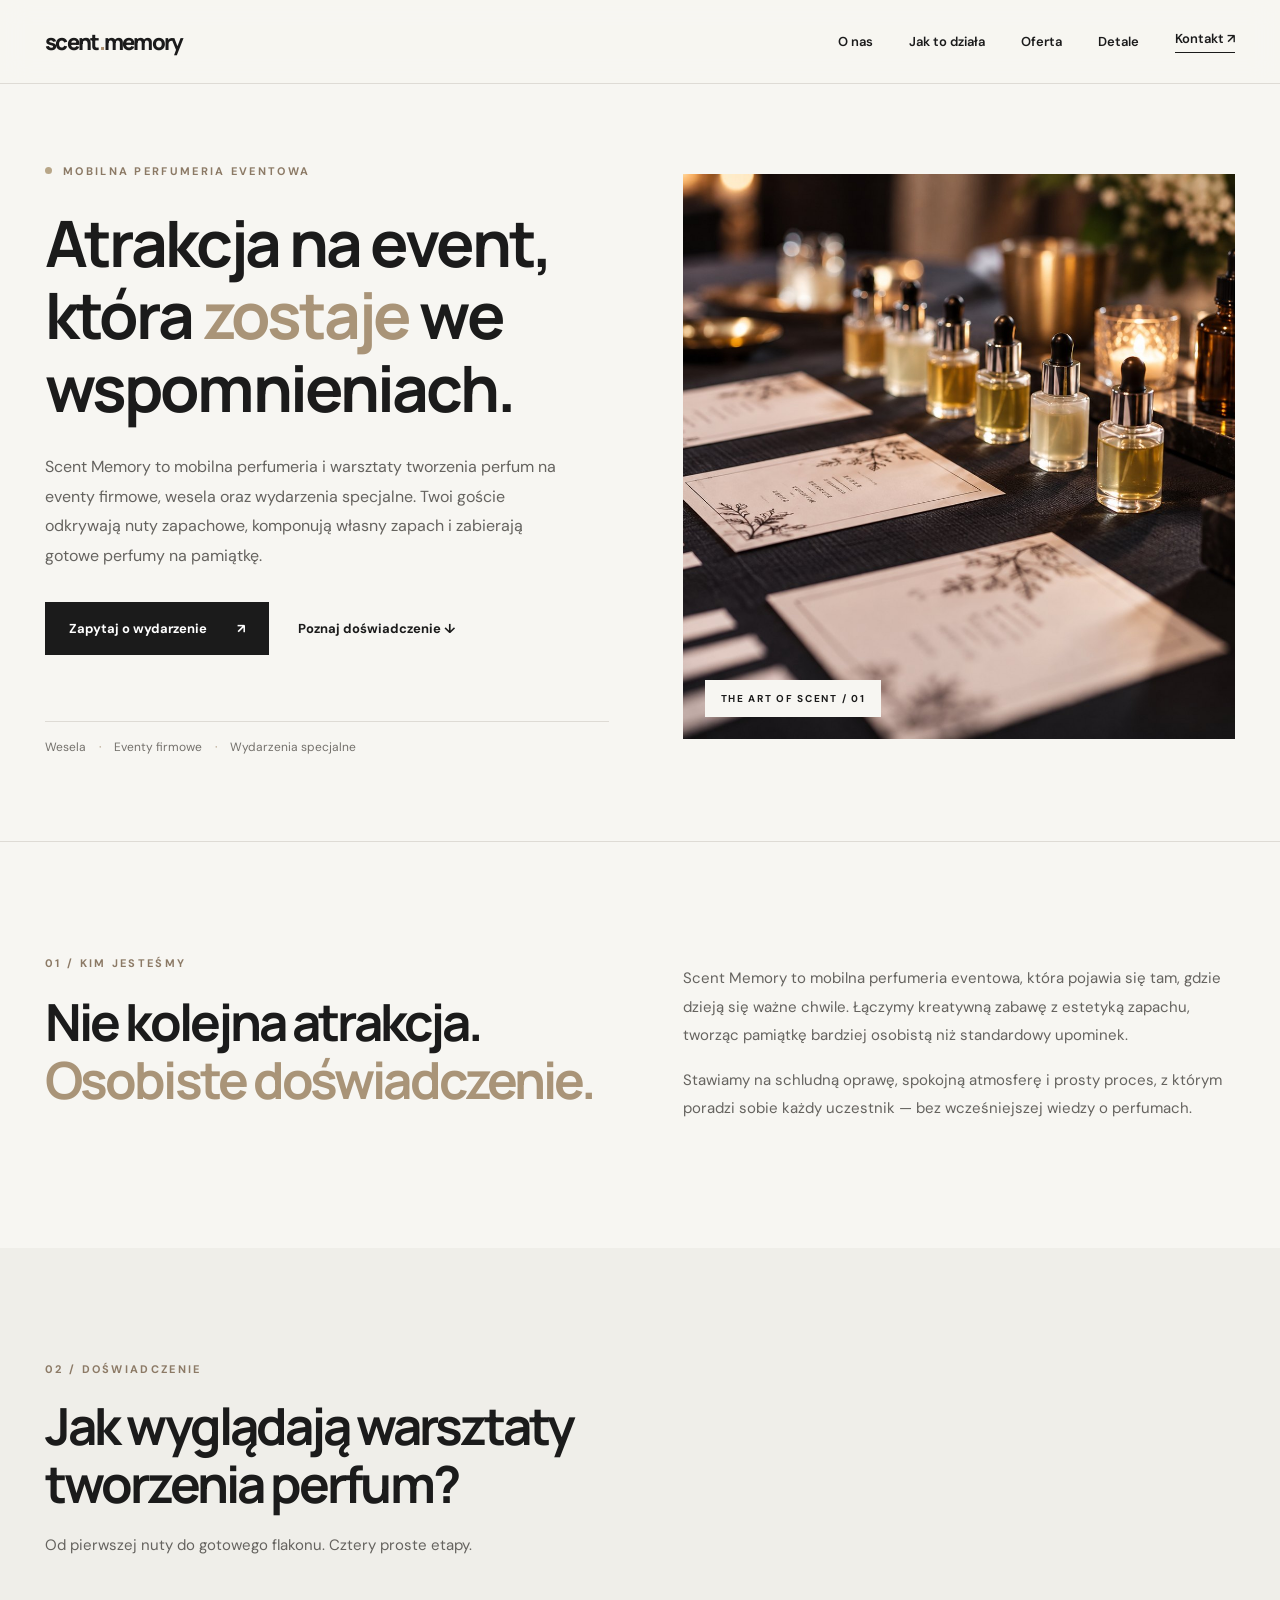
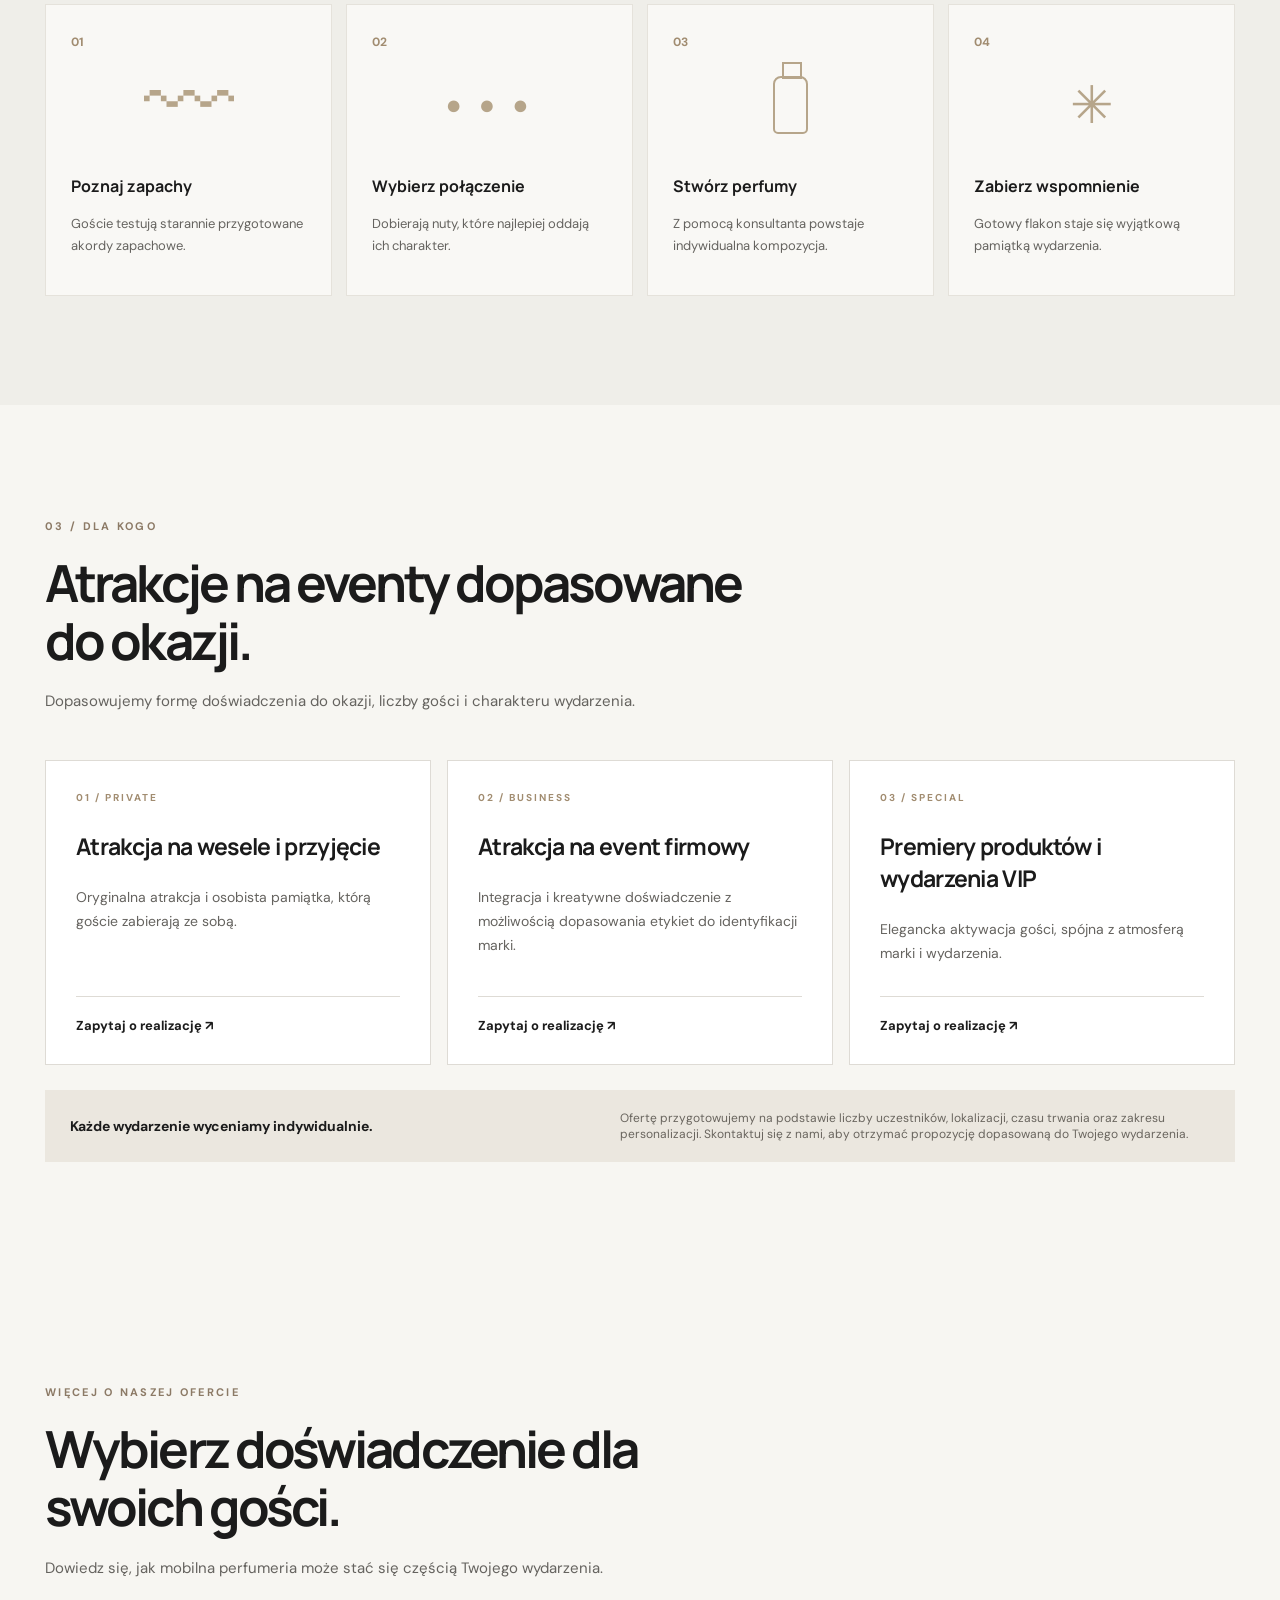
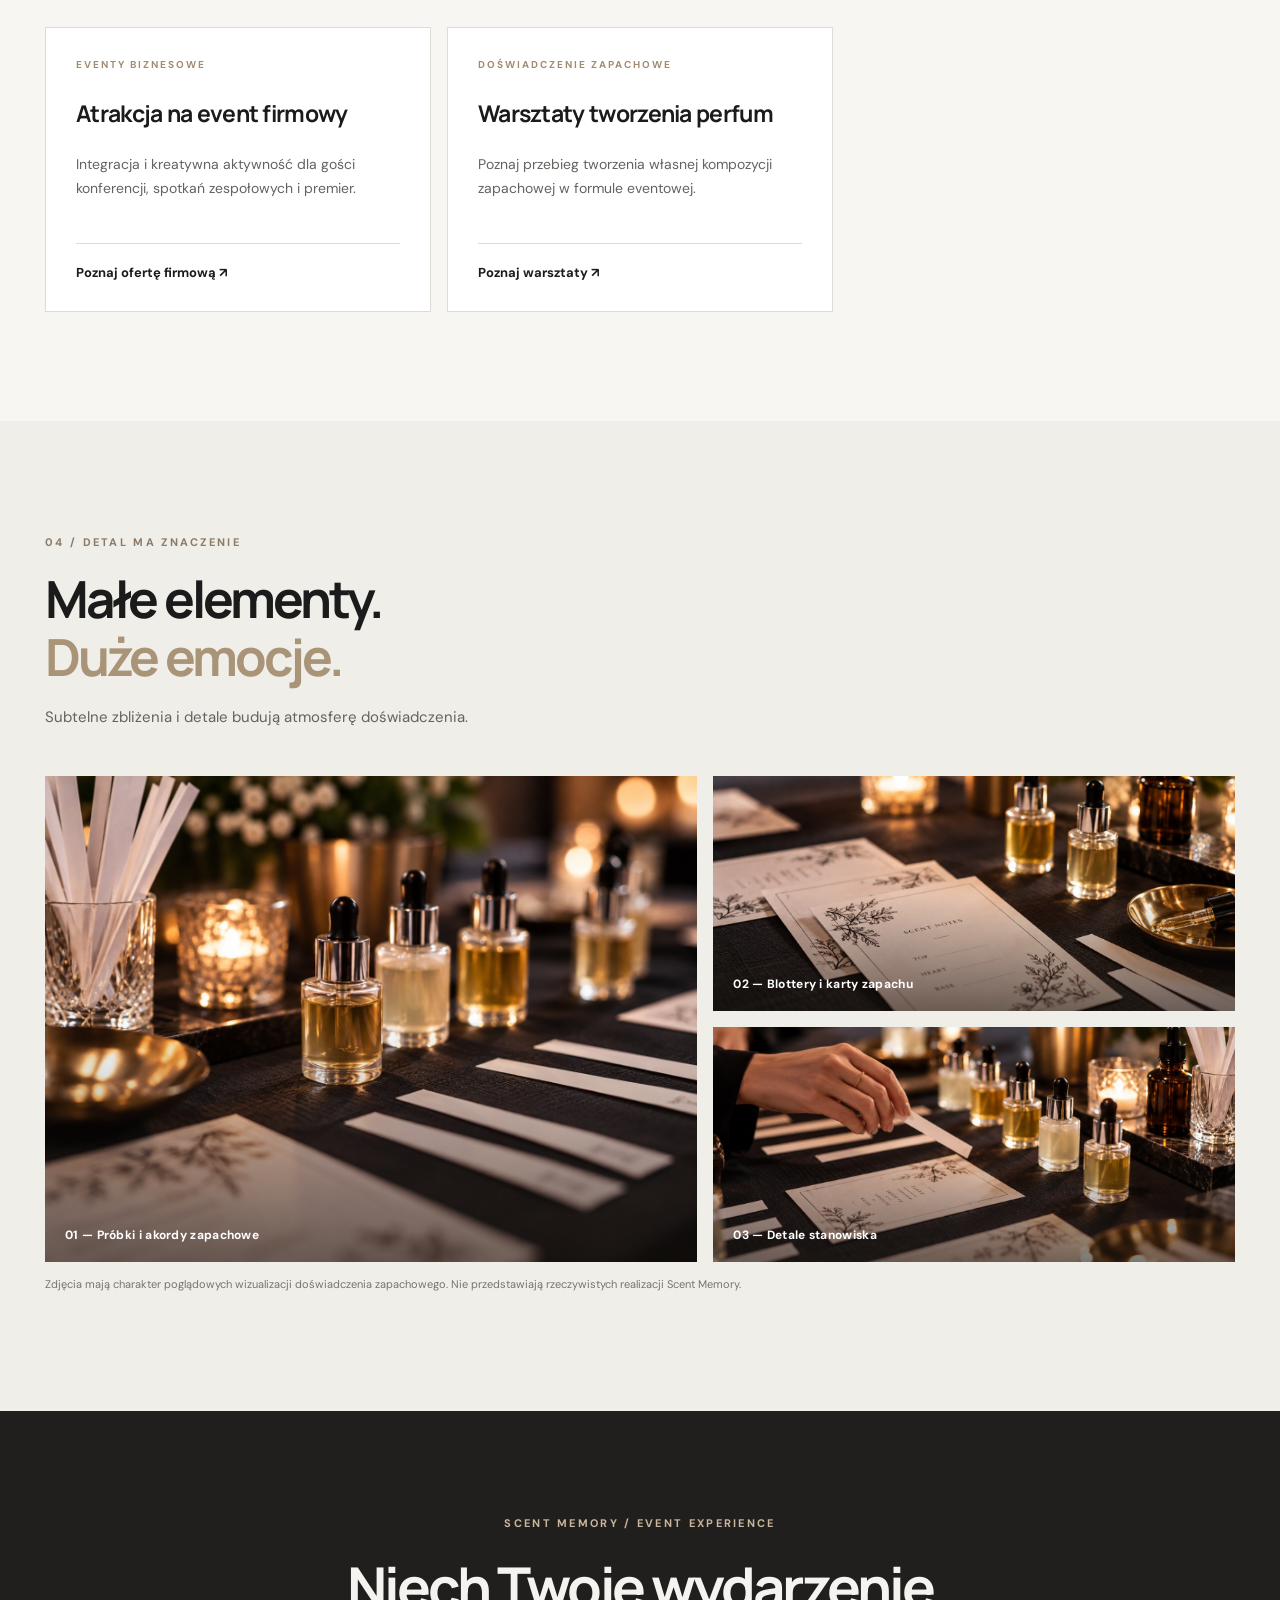
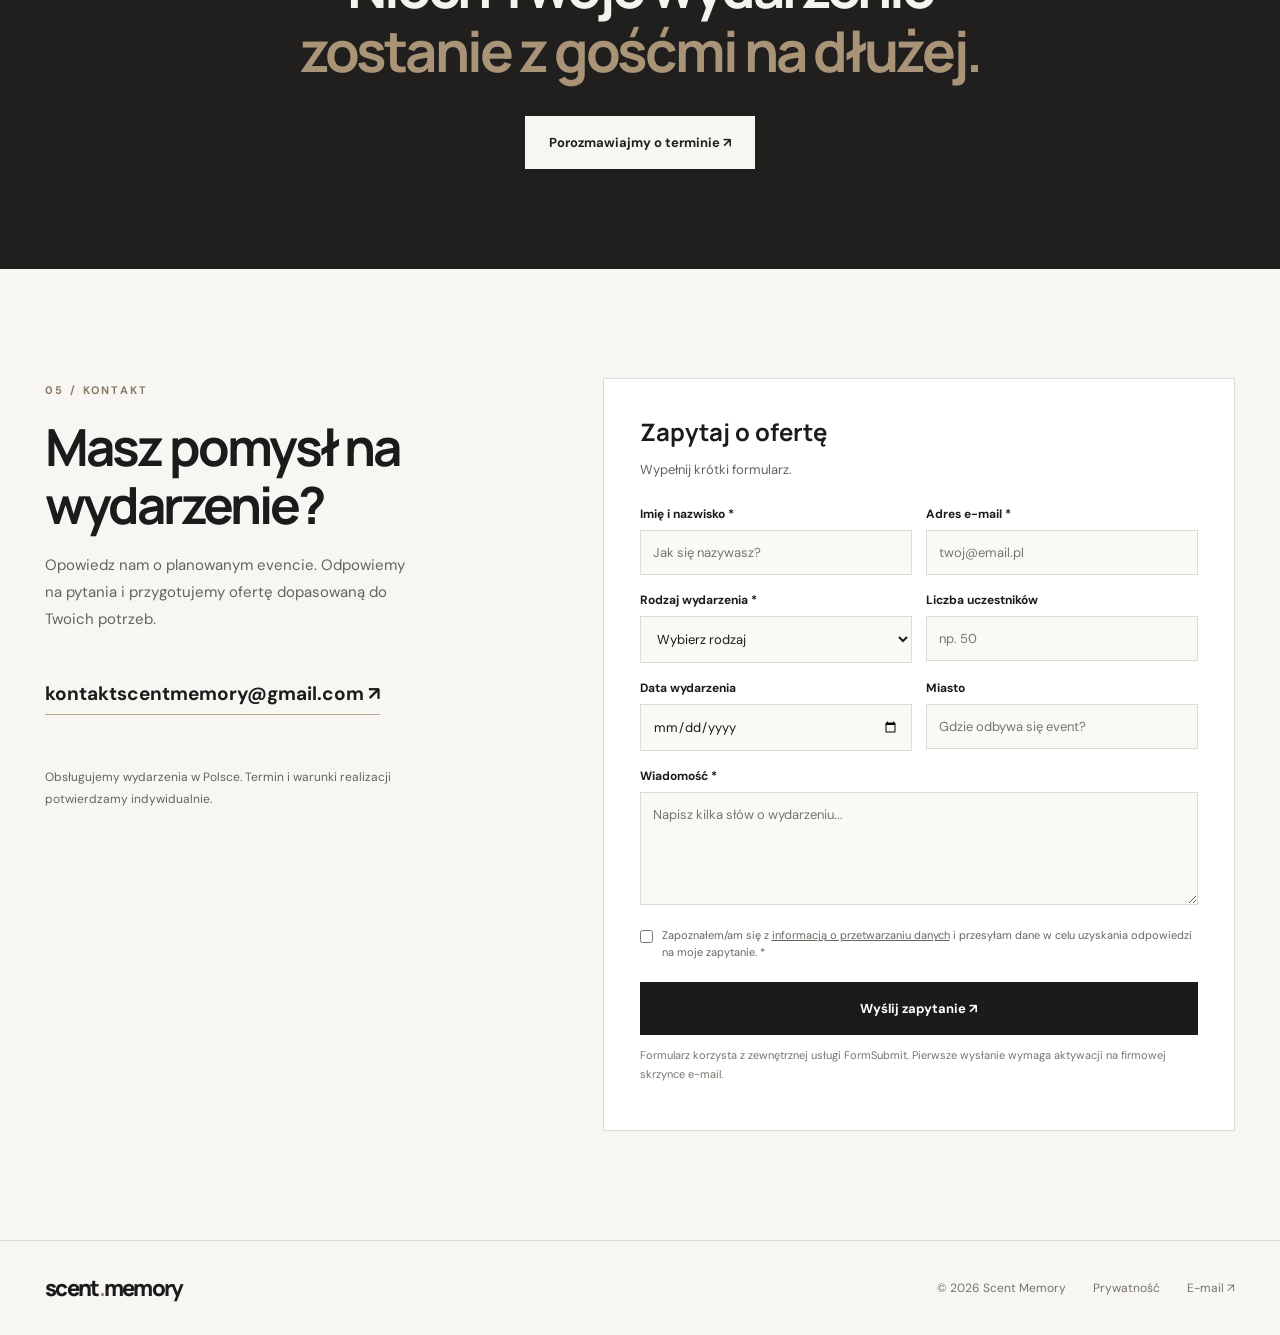
<file: index.html>
<!doctype html>
<html lang="pl">
<head>
  <meta charset="utf-8">
  <meta name="viewport" content="width=device-width, initial-scale=1">
  <meta name="theme-color" content="#f7f6f2">
  <meta name="description" content="Scent Memory — mobilna perfumeria i warsztaty tworzenia perfum na eventy firmowe, wesela i wydarzenia VIP. Oryginalna atrakcja z indywidualną wyceną.">
  <meta name="robots" content="index, follow">
  <link rel="canonical" href="https://scentmemory.pl/">
  <meta property="og:type" content="website">
  <meta property="og:locale" content="pl_PL">
  <meta property="og:site_name" content="Scent Memory">
  <meta property="og:title" content="Scent Memory | Atrakcje na eventy i tworzenie perfum">
  <meta property="og:description" content="Mobilna perfumeria eventowa: goście komponują własne perfumy na weselach, eventach firmowych i wydarzeniach specjalnych.">
  <meta property="og:url" content="https://scentmemory.pl/">
  <title>Scent Memory | Atrakcje na eventy i tworzenie perfum</title>
  <link rel="icon" type="image/svg+xml" href="favicon.svg">
  <link rel="stylesheet" href="style.css">
  <script defer src="script.js"></script>
  <script type="application/ld+json">
  {
    "@context": "https://schema.org",
    "@type": "Organization",
    "name": "Scent Memory",
    "url": "https://scentmemory.pl/",
    "email": "kontaktscentmemory@gmail.com",
    "description": "Mobilna perfumeria eventowa i doświadczenie tworzenia spersonalizowanych perfum podczas wydarzeń w Polsce."
  }
  </script>
</head>
<body>
  <a class="skip" href="#main">Przejdź do treści</a>
  <header class="site-header">
    <div class="wrap header-content">
      <a class="wordmark" href="#start" aria-label="Scent Memory — strona główna">scent<span class="wordmark-dot">.</span>memory</a>
      <button class="menu-toggle" type="button" aria-label="Otwórz menu" aria-expanded="false" aria-controls="nav">Menu <span aria-hidden="true">☰</span></button>
      <nav id="nav" class="navigation" aria-label="Menu główne">
        <a href="#o-nas">O nas</a><a href="#doswiadczenie">Jak to działa</a><a href="#oferta">Oferta</a><a href="#detale">Detale</a><a class="nav-contact" href="#kontakt">Kontakt ↗</a>
      </nav>
    </div>
  </header>
  <main id="main">
    <section class="hero" id="start">
      <div class="wrap hero-layout">
        <div class="hero-copy">
          <span class="eyebrow"><span class="dot"></span> MOBILNA PERFUMERIA EVENTOWA</span>
          <h1>Atrakcja na event, która <em>zostaje</em> we wspomnieniach.</h1>
          <p>Scent Memory to mobilna perfumeria i warsztaty tworzenia perfum na eventy firmowe, wesela oraz wydarzenia specjalne. Twoi goście odkrywają nuty zapachowe, komponują własny zapach i zabierają gotowe perfumy na pamiątkę.</p>
          <div class="actions"><a class="button button-dark" href="#kontakt">Zapytaj o wydarzenie <span aria-hidden="true">↗</span></a><a class="text-link" href="#doswiadczenie">Poznaj doświadczenie ↓</a></div>
          <div class="hero-footnote">Wesela <span>·</span> Eventy firmowe <span>·</span> Wydarzenia specjalne</div>
        </div>
        <div class="hero-visual"><img src="images/stanowisko-detal.jpg" alt="Zbliżenie na próbki zapachowe i blottery na stole perfumeryjnym" fetchpriority="high"><span class="photo-chip">THE ART OF SCENT / 01</span></div>
      </div>
    </section>
    <section class="intro-section section" id="o-nas"><div class="wrap intro-layout"><div><span class="eyebrow">01 / KIM JESTEŚMY</span><h2>Nie kolejna atrakcja.<br><em>Osobiste doświadczenie.</em></h2></div><div class="intro-description"><p>Scent Memory to mobilna perfumeria eventowa, która pojawia się tam, gdzie dzieją się ważne chwile. Łączymy kreatywną zabawę z estetyką zapachu, tworząc pamiątkę bardziej osobistą niż standardowy upominek.</p><p>Stawiamy na schludną oprawę, spokojną atmosferę i prosty proces, z którym poradzi sobie każdy uczestnik — bez wcześniejszej wiedzy o perfumach.</p></div></div></section>
    <section class="section process-section" id="doswiadczenie"><div class="wrap"><div class="section-heading"><span class="eyebrow">02 / DOŚWIADCZENIE</span><h2>Jak wyglądają warsztaty tworzenia perfum?</h2><p>Od pierwszej nuty do gotowego flakonu. Cztery proste etapy.</p></div><div class="steps"><article class="step"><span class="step-index">01</span><div class="step-art step-art-lines" aria-hidden="true">〰</div><h3>Poznaj zapachy</h3><p>Goście testują starannie przygotowane akordy zapachowe.</p></article><article class="step"><span class="step-index">02</span><div class="step-art" aria-hidden="true"><span class="three-dots">● ● ●</span></div><h3>Wybierz połączenie</h3><p>Dobierają nuty, które najlepiej oddają ich charakter.</p></article><article class="step"><span class="step-index">03</span><div class="step-art" aria-hidden="true"><span class="bottle-illustration"></span></div><h3>Stwórz perfumy</h3><p>Z pomocą konsultanta powstaje indywidualna kompozycja.</p></article><article class="step"><span class="step-index">04</span><div class="step-art" aria-hidden="true">✳</div><h3>Zabierz wspomnienie</h3><p>Gotowy flakon staje się wyjątkową pamiątką wydarzenia.</p></article></div></div></section>
    <section class="section offer-section" id="oferta"><div class="wrap"><div class="section-heading"><span class="eyebrow">03 / DLA KOGO</span><h2>Atrakcje na eventy dopasowane do okazji.</h2><p>Dopasowujemy formę doświadczenia do okazji, liczby gości i charakteru wydarzenia.</p></div><div class="offer-grid"><article class="offer"><span>01 / PRIVATE</span><h3>Atrakcja na wesele i przyjęcie</h3><p>Oryginalna atrakcja i osobista pamiątka, którą goście zabierają ze sobą.</p><a href="#kontakt">Zapytaj o realizację ↗</a></article><article class="offer"><span>02 / BUSINESS</span><h3>Atrakcja na event firmowy</h3><p>Integracja i kreatywne doświadczenie z możliwością dopasowania etykiet do identyfikacji marki.</p><a href="#kontakt">Zapytaj o realizację ↗</a></article><article class="offer"><span>03 / SPECIAL</span><h3>Premiery produktów i wydarzenia VIP</h3><p>Elegancka aktywacja gości, spójna z atmosferą marki i wydarzenia.</p><a href="#kontakt">Zapytaj o realizację ↗</a></article></div><div class="price-note"><strong>Każde wydarzenie wyceniamy indywidualnie.</strong><span>Ofertę przygotowujemy na podstawie liczby uczestników, lokalizacji, czasu trwania oraz zakresu personalizacji. Skontaktuj się z nami, aby otrzymać propozycję dopasowaną do Twojego wydarzenia.</span></div></div></section>
    <section class="section" id="poznaj-oferte"><div class="wrap"><div class="section-heading"><span class="eyebrow">WIĘCEJ O NASZEJ OFERCIE</span><h2>Wybierz doświadczenie dla swoich gości.</h2><p>Dowiedz się, jak mobilna perfumeria może stać się częścią Twojego wydarzenia.</p></div><div class="offer-grid"><article class="offer"><span>EVENTY BIZNESOWE</span><h3>Atrakcja na event firmowy</h3><p>Integracja i kreatywna aktywność dla gości konferencji, spotkań zespołowych i premier.</p><a href="atrakcje-na-event-firmowy.html">Poznaj ofertę firmową ↗</a></article><article class="offer"><span>DOŚWIADCZENIE ZAPACHOWE</span><h3>Warsztaty tworzenia perfum</h3><p>Poznaj przebieg tworzenia własnej kompozycji zapachowej w formule eventowej.</p><a href="warsztaty-perfumeryjne.html">Poznaj warsztaty ↗</a></article></div></div></section>
    <section class="section detail-section" id="detale"><div class="wrap"><div class="section-heading"><span class="eyebrow">04 / DETAL MA ZNACZENIE</span><h2>Małe elementy.<br><em>Duże emocje.</em></h2><p>Subtelne zbliżenia i detale budują atmosferę doświadczenia.</p></div><div class="detail-grid"><figure class="detail-main"><img src="images/flakony-zblizenie.jpg" alt="Niewielkie flakony z zapachami na stanowisku" loading="lazy"><figcaption>01 — Próbki i akordy zapachowe</figcaption></figure><figure class="detail-small"><img src="images/blottery-zblizenie.jpg" alt="Papierowe blottery i karty do wyboru zapachu" loading="lazy"><figcaption>02 — Blottery i karty zapachu</figcaption></figure><figure class="detail-small"><img src="images/akcesoria-zblizenie.jpg" alt="Dłoń uczestniczki wybierającej blotter przy próbkach zapachowych" loading="lazy"><figcaption>03 — Detale stanowiska</figcaption></figure></div><p class="image-disclaimer">Zdjęcia mają charakter poglądowych wizualizacji doświadczenia zapachowego. Nie przedstawiają rzeczywistych realizacji Scent Memory.</p></div></section>
    <section class="dark-banner"><div class="wrap banner-content"><span class="eyebrow">SCENT MEMORY / EVENT EXPERIENCE</span><h2>Niech Twoje wydarzenie<br><em>zostanie z gośćmi na dłużej.</em></h2><a class="button button-light" href="#kontakt">Porozmawiajmy o terminie ↗</a></div></section>
    <section class="section contact-section" id="kontakt"><div class="wrap contact-layout"><div class="contact-copy"><span class="eyebrow">05 / KONTAKT</span><h2>Masz pomysł na wydarzenie?</h2><p>Opowiedz nam o planowanym evencie. Odpowiemy na pytania i przygotujemy ofertę dopasowaną do Twoich potrzeb.</p><a class="mail-link" href="mailto:kontaktscentmemory@gmail.com">kontaktscentmemory@gmail.com ↗</a><p class="contact-hint">Obsługujemy wydarzenia w Polsce. Termin i warunki realizacji potwierdzamy indywidualnie.</p></div><div class="form-box"><h3>Zapytaj o ofertę</h3><p>Wypełnij krótki formularz.</p>
    <form action="https://formsubmit.co/kontaktscentmemory@gmail.com" method="POST" accept-charset="UTF-8">
      <input type="hidden" name="_subject" value="Nowe zapytanie ze strony Scent Memory">
      <input type="hidden" name="_captcha" value="true">
      <input type="text" name="_honey" class="honeypot" tabindex="-1" autocomplete="off" aria-hidden="true">
      <div class="form-row"><div class="field"><label for="name">Imię i nazwisko *</label><input id="name" name="Imię i nazwisko" autocomplete="name" required maxlength="120" placeholder="Jak się nazywasz?"></div><div class="field"><label for="email">Adres e-mail *</label><input id="email" type="email" name="email" autocomplete="email" required maxlength="254" placeholder="twoj@email.pl"></div></div>
      <div class="form-row"><div class="field"><label for="type">Rodzaj wydarzenia *</label><select id="type" name="Rodzaj wydarzenia" required><option value="" selected disabled>Wybierz rodzaj</option><option>Wesele / przyjęcie</option><option>Event firmowy</option><option>Premiera produktu</option><option>Wydarzenie VIP</option><option>Inne</option></select></div><div class="field"><label for="guests">Liczba uczestników</label><input id="guests" type="number" name="Liczba uczestników" min="1" max="100000" placeholder="np. 50"></div></div>
      <div class="form-row"><div class="field"><label for="date">Data wydarzenia</label><input id="date" type="date" name="Data wydarzenia"></div><div class="field"><label for="city">Miasto</label><input id="city" name="Miasto" maxlength="120" placeholder="Gdzie odbywa się event?"></div></div>
      <div class="field"><label for="message">Wiadomość *</label><textarea id="message" name="Wiadomość" rows="5" maxlength="4000" required placeholder="Napisz kilka słów o wydarzeniu..."></textarea></div>
      <label class="consent"><input type="checkbox" name="Zgoda na kontakt w sprawie zapytania" value="Tak" required><span>Zapoznałem/am się z <a href="prywatnosc.html" target="_blank" rel="noopener">informacją o przetwarzaniu danych</a> i przesyłam dane w celu uzyskania odpowiedzi na moje zapytanie. *</span></label>
      <button class="button button-dark submit" type="submit">Wyślij zapytanie ↗</button>
      <p class="form-helper">Formularz korzysta z zewnętrznej usługi FormSubmit. Pierwsze wysłanie wymaga aktywacji na firmowej skrzynce e-mail.</p>
    </form></div></div></section>
  </main>
  <footer class="footer"><div class="wrap footer-content"><a class="wordmark" href="#start">scent<span class="wordmark-dot">.</span>memory</a><span>© <span id="year">2026</span> Scent Memory</span><a href="prywatnosc.html">Prywatność</a><a href="mailto:kontaktscentmemory@gmail.com">E-mail ↗</a></div></footer>
</body>
</html>
</file>
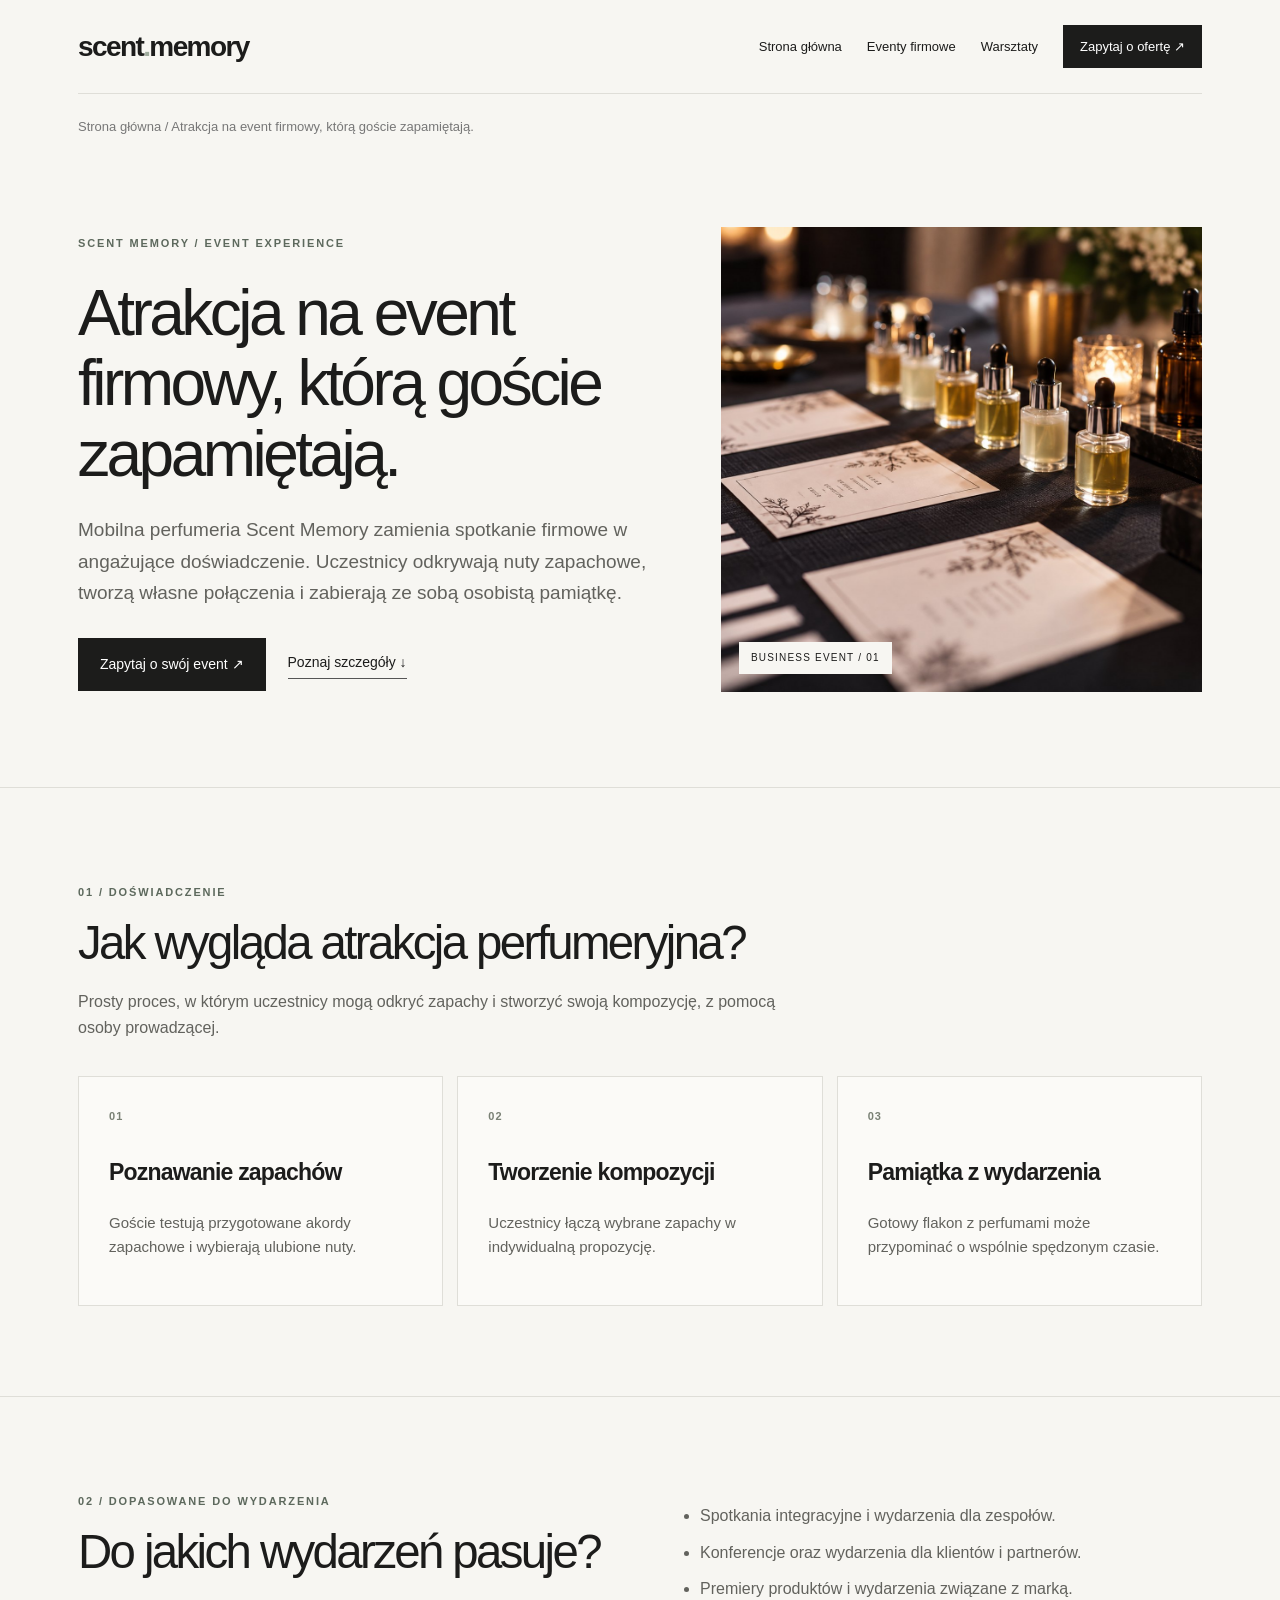
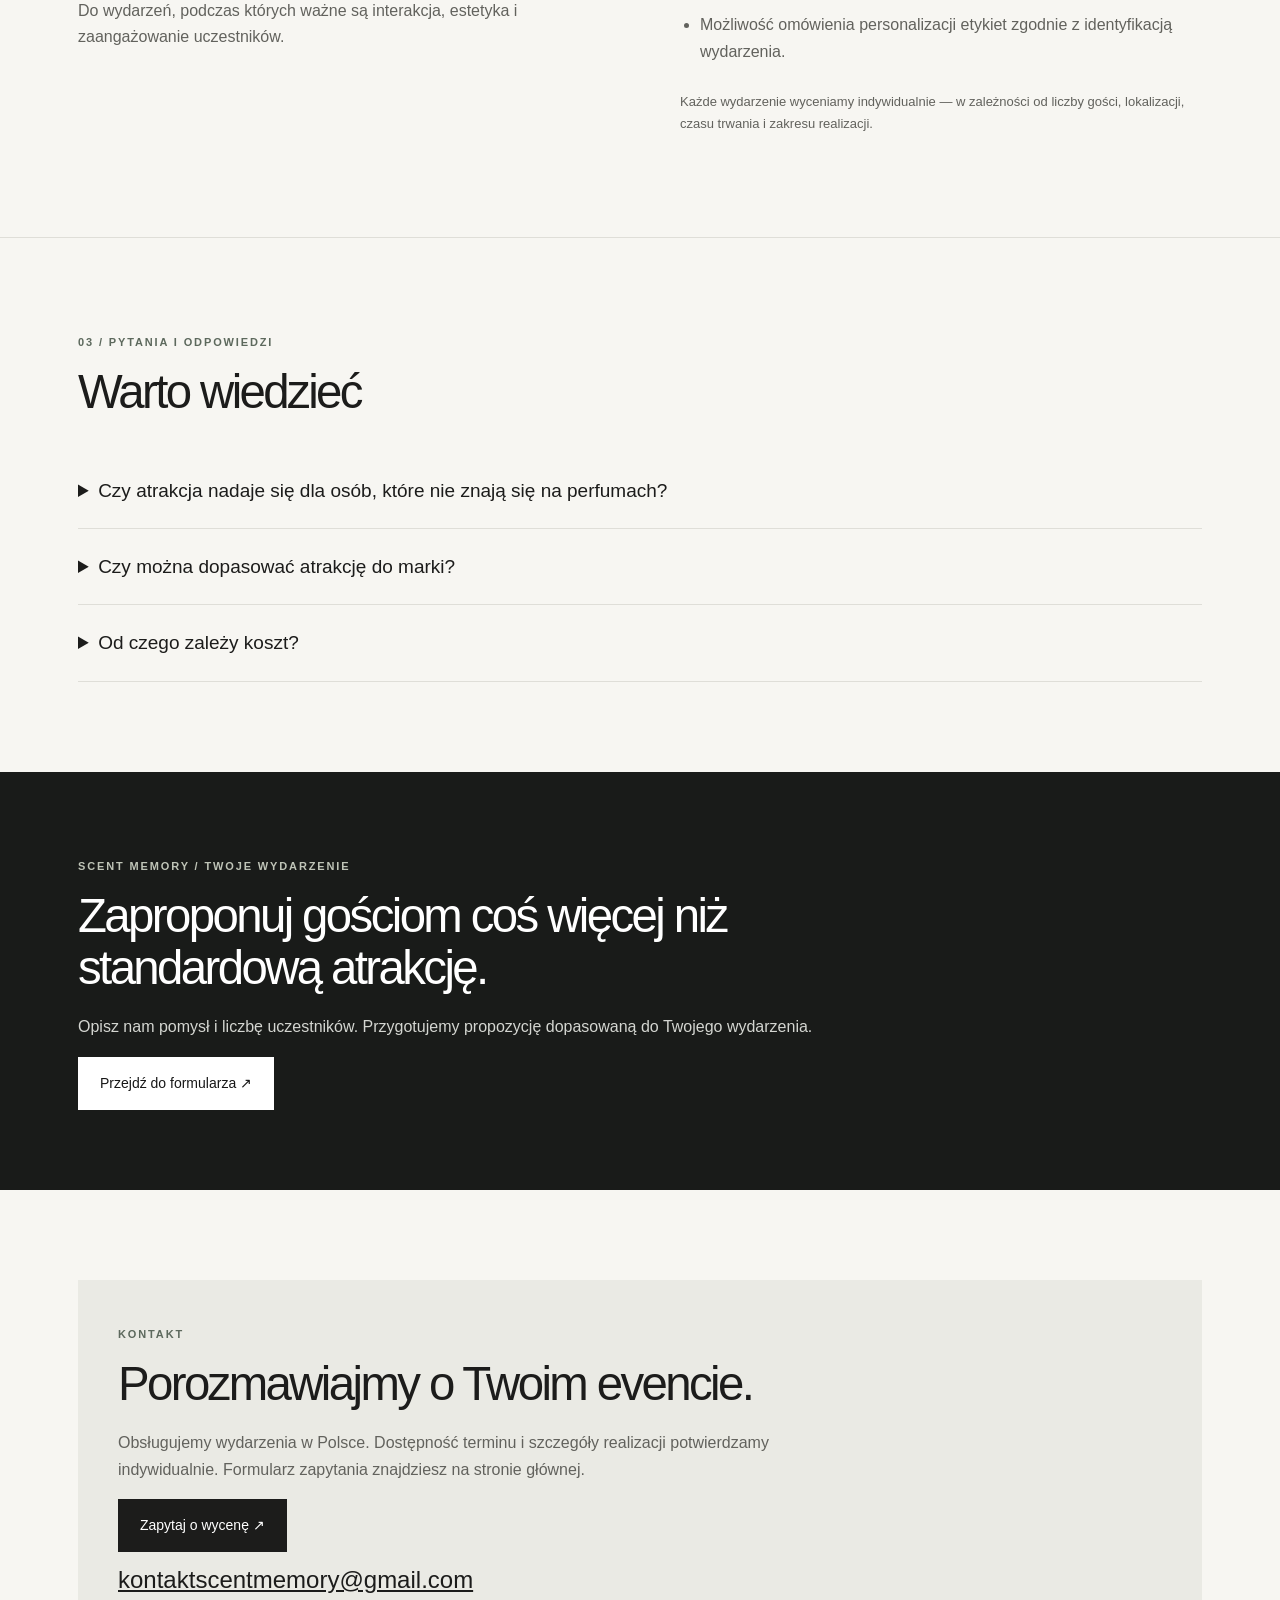
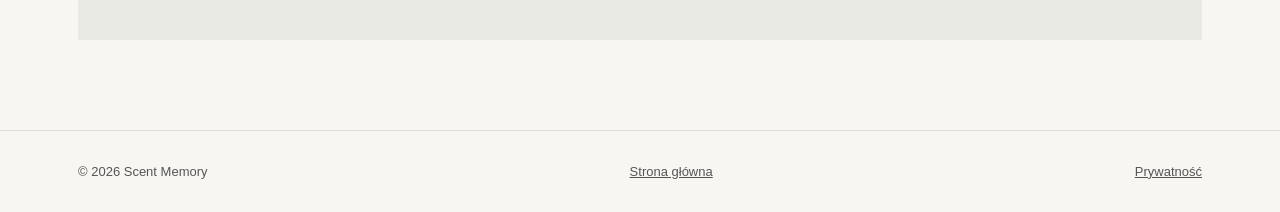
<file: atrakcje-na-event-firmowy.html>
<!doctype html>
<html lang="pl">
<head>
<meta charset="utf-8">
<meta name="viewport" content="width=device-width,initial-scale=1">
<meta name="theme-color" content="#f7f6f2">
<meta name="robots" content="index, follow">
<title>Atrakcje na event firmowy | Mobilna perfumeria – Scent Memory</title>
<meta name="description" content="Szukasz oryginalnej atrakcji na event firmowy? Scent Memory to mobilne stanowisko tworzenia perfum na konferencje, integracje i wydarzenia marek. Indywidualna wycena.">
<link rel="canonical" href="https://scentmemory.pl/atrakcje-na-event-firmowy.html">
<link rel="icon" type="image/svg+xml" href="favicon.svg">
<meta property="og:type" content="website">
<meta property="og:locale" content="pl_PL">
<meta property="og:site_name" content="Scent Memory">
<meta property="og:title" content="Atrakcje na event firmowy | Mobilna perfumeria – Scent Memory">
<meta property="og:description" content="Szukasz oryginalnej atrakcji na event firmowy? Scent Memory to mobilne stanowisko tworzenia perfum na konferencje, integracje i wydarzenia marek. Indywidualna wycena.">
<meta property="og:url" content="https://scentmemory.pl/atrakcje-na-event-firmowy.html">
<style>
:root{--bg:#f7f6f2;--ink:#1c1c1b;--muted:#62625d;--line:#dfded8;--accent:#a3a897}*{box-sizing:border-box}html{scroll-behavior:smooth}body{margin:0;background:var(--bg);color:var(--ink);font-family:Arial,Helvetica,sans-serif;line-height:1.65}a{color:inherit}a:focus-visible,button:focus-visible,input:focus-visible,textarea:focus-visible{outline:3px solid #79907e;outline-offset:3px}.wrap{max-width:1180px;padding:0 28px;margin:auto}.nav{display:flex;align-items:center;justify-content:space-between;gap:22px;min-height:94px;border-bottom:1px solid var(--line)}.logo{font-size:28px;letter-spacing:-1.6px;font-weight:700;text-decoration:none;line-height:1}.logo b{color:#9eab9c}.links{display:flex;gap:25px;flex-wrap:wrap;align-items:center}.links a{text-decoration:none;font-size:13px}.links a:hover,.text-link:hover{text-decoration:underline}.links .navcta{background:#1c1c1b;color:white;padding:11px 17px}.eyebrow{letter-spacing:.17em;text-transform:uppercase;font-weight:700;font-size:11px;color:#5d695d}.hero{padding:90px 0 95px}.hero-grid{display:grid;grid-template-columns:1.1fr .9fr;gap:55px;align-items:center}h1,h2,h3,p{margin-top:0}h1,h2{letter-spacing:-.055em;line-height:1.1;font-weight:500}h1{font-size:clamp(42px,5vw,79px);margin:23px 0 25px}h2{font-size:clamp(34px,3.7vw,54px);margin:12px 0 20px}h3{font-size:23px;letter-spacing:-.035em;line-height:1.3}em{font-family:Georgia,serif;font-weight:400}p{color:var(--muted);font-size:16px}.lead{font-size:19px;max-width:580px}.buttons{display:flex;gap:22px;align-items:center;flex-wrap:wrap;margin-top:30px}.button{background:#1c1c1b;color:#fff;text-decoration:none;display:inline-flex;padding:15px 22px;font-size:14px;align-items:center;min-height:48px}.text-link{text-decoration:none;font-size:14px;border-bottom:1px solid #555;padding-bottom:4px}.photo{min-height:465px;position:relative;background:#dbdad3;overflow:hidden}.photo img{width:100%;height:100%;object-fit:cover;position:absolute;inset:0}.photo .tag{position:absolute;bottom:18px;left:18px;background:#f7f6f2;padding:8px 12px;font-size:10px;letter-spacing:.12em}.section{padding:90px 0;border-top:1px solid var(--line)}.section-head{max-width:720px;margin-bottom:34px}.cards{display:grid;grid-template-columns:repeat(3,1fr);gap:14px}.card{border:1px solid var(--line);padding:30px;background:#fbfaf7;min-height:215px}.number{font-size:11px;color:#7a8175;font-weight:700;letter-spacing:.1em;display:block;margin-bottom:33px}.card p{font-size:15px}.split{display:grid;grid-template-columns:1fr 1fr;gap:80px}.bullets{padding-left:20px;color:var(--muted)}.bullets li{padding:0 0 10px}.dark{background:#191b19;color:#fff;padding:80px 0}.dark p{color:#d4d6d1}.dark h2{max-width:780px}.dark .eyebrow{color:#bfc4b7}.dark .button{background:white;color:#171717}.faq details{border-bottom:1px solid var(--line);padding:22px 0}.faq summary{cursor:pointer;font-size:19px;font-weight:500}.faq details p{padding-top:15px;max-width:800px}.contact{padding:90px 0}.contactbox{background:#eaeae4;padding:40px}.contactbox p{max-width:700px}.mail{display:inline-block;margin-top:8px;font-size:clamp(17px,2.2vw,24px);overflow-wrap:anywhere}.footer{border-top:1px solid var(--line);padding:30px 0}.footer-row{display:flex;justify-content:space-between;gap:18px;flex-wrap:wrap;font-size:13px;color:#555}.breadcrumbs{font-size:13px;margin-top:22px;color:#777}.breadcrumbs a{text-decoration:none}.note{font-size:13px}.skip{position:absolute;left:-999px;top:0}.skip:focus{left:12px;top:12px;background:white;padding:8px;z-index:20}@media(max-width:760px){.wrap{padding:0 20px}.nav{align-items:flex-start;flex-direction:column;padding:20px 0;gap:22px}.links{gap:15px}.hero{padding:55px 0 65px}.hero-grid,.split{grid-template-columns:1fr;gap:32px}.photo{min-height:320px}.cards{grid-template-columns:1fr}.section,.contact{padding:60px 0}.contactbox{padding:25px}.card{min-height:unset}.links a{font-size:12px}}
</style>
</head>
<body>
<a class="skip" href="#main">Przejdź do treści</a>
<header class="wrap"><div class="nav"><a class="logo" href="index.html" aria-label="Scent Memory — strona główna">scent<b>.</b>memory</a><nav class="links" aria-label="Menu główne"><a href="index.html">Strona główna</a><a href="atrakcje-na-event-firmowy.html">Eventy firmowe</a><a href="warsztaty-perfumeryjne.html">Warsztaty</a><a class="navcta" href="index.html#kontakt">Zapytaj o ofertę ↗</a></nav></div><div class="breadcrumbs"><a href="index.html">Strona główna</a> / Atrakcja na event firmowy, którą goście zapamiętają.</div></header>
<main id="main">
<section class="hero"><div class="wrap hero-grid"><div><span class="eyebrow">SCENT MEMORY / EVENT EXPERIENCE</span><h1>Atrakcja na event firmowy, którą goście zapamiętają.</h1><p class="lead">Mobilna perfumeria Scent Memory zamienia spotkanie firmowe w angażujące doświadczenie. Uczestnicy odkrywają nuty zapachowe, tworzą własne połączenia i zabierają ze sobą osobistą pamiątkę.</p><div class="buttons"><a class="button" href="index.html#kontakt">Zapytaj o swój event ↗</a><a class="text-link" href="#jak-to-dziala">Poznaj szczegóły ↓</a></div></div><div class="photo"><img src="images/stanowisko-detal.jpg" alt="Detale stanowiska zapachowego Scent Memory" loading="eager"><span class="tag">BUSINESS EVENT / 01</span></div></div></section>
<section class="section" id="jak-to-dziala"><div class="wrap"><div class="section-head"><span class="eyebrow">01 / DOŚWIADCZENIE</span><h2>Jak wygląda atrakcja perfumeryjna?</h2><p>Prosty proces, w którym uczestnicy mogą odkryć zapachy i stworzyć swoją kompozycję, z pomocą osoby prowadzącej.</p></div><div class="cards"><article class="card"><span class="number">01</span><h3>Poznawanie zapachów</h3><p>Goście testują przygotowane akordy zapachowe i wybierają ulubione nuty.</p></article><article class="card"><span class="number">02</span><h3>Tworzenie kompozycji</h3><p>Uczestnicy łączą wybrane zapachy w indywidualną propozycję.</p></article><article class="card"><span class="number">03</span><h3>Pamiątka z wydarzenia</h3><p>Gotowy flakon z perfumami może przypominać o wspólnie spędzonym czasie.</p></article></div></div></section>
<section class="section"><div class="wrap split"><div><span class="eyebrow">02 / DOPASOWANE DO WYDARZENIA</span><h2>Do jakich wydarzeń pasuje?</h2><p>Do wydarzeń, podczas których ważne są interakcja, estetyka i zaangażowanie uczestników.</p></div><div><ul class="bullets"><li>Spotkania integracyjne i wydarzenia dla zespołów.</li><li>Konferencje oraz wydarzenia dla klientów i partnerów.</li><li>Premiery produktów i wydarzenia związane z marką.</li><li>Możliwość omówienia personalizacji etykiet zgodnie z identyfikacją wydarzenia.</li></ul><p class="note">Każde wydarzenie wyceniamy indywidualnie — w zależności od liczby gości, lokalizacji, czasu trwania i zakresu realizacji.</p></div></div></section>
<section class="section"><div class="wrap"><div class="section-head"><span class="eyebrow">03 / PYTANIA I ODPOWIEDZI</span><h2>Warto wiedzieć</h2></div><div class="faq"><details><summary>Czy atrakcja nadaje się dla osób, które nie znają się na perfumach?</summary><p>Tak. Proces jest zaplanowany tak, aby każdy mógł wziąć udział bez wcześniejszej wiedzy o komponowaniu zapachów.</p></details><details><summary>Czy można dopasować atrakcję do marki?</summary><p>Zakres personalizacji, w tym oznaczenie etykiet, ustalamy indywidualnie podczas przygotowywania oferty.</p></details><details><summary>Od czego zależy koszt?</summary><p>Od liczby uczestników, lokalizacji, czasu trwania wydarzenia i zakresu personalizacji. Każdą realizację wyceniamy indywidualnie.</p></details></div></div></section>
<section class="dark"><div class="wrap"><span class="eyebrow">SCENT MEMORY / TWOJE WYDARZENIE</span><h2>Zaproponuj gościom coś więcej niż standardową atrakcję.</h2><p>Opisz nam pomysł i liczbę uczestników. Przygotujemy propozycję dopasowaną do Twojego wydarzenia.</p><a class="button" href="index.html#kontakt">Przejdź do formularza ↗</a></div></section>
<section class="contact"><div class="wrap"><div class="contactbox"><span class="eyebrow">KONTAKT</span><h2>Porozmawiajmy o Twoim evencie.</h2><p>Obsługujemy wydarzenia w Polsce. Dostępność terminu i szczegóły realizacji potwierdzamy indywidualnie. Formularz zapytania znajdziesz na stronie głównej.</p><a class="button" href="index.html#kontakt">Zapytaj o wycenę ↗</a><div><a class="mail" href="mailto:kontaktscentmemory@gmail.com">kontaktscentmemory@gmail.com</a></div></div></div></section>
</main><footer class="footer"><div class="wrap footer-row"><span>© 2026 Scent Memory</span><a href="index.html">Strona główna</a><a href="prywatnosc.html">Prywatność</a></div></footer>
</body></html>
</file>
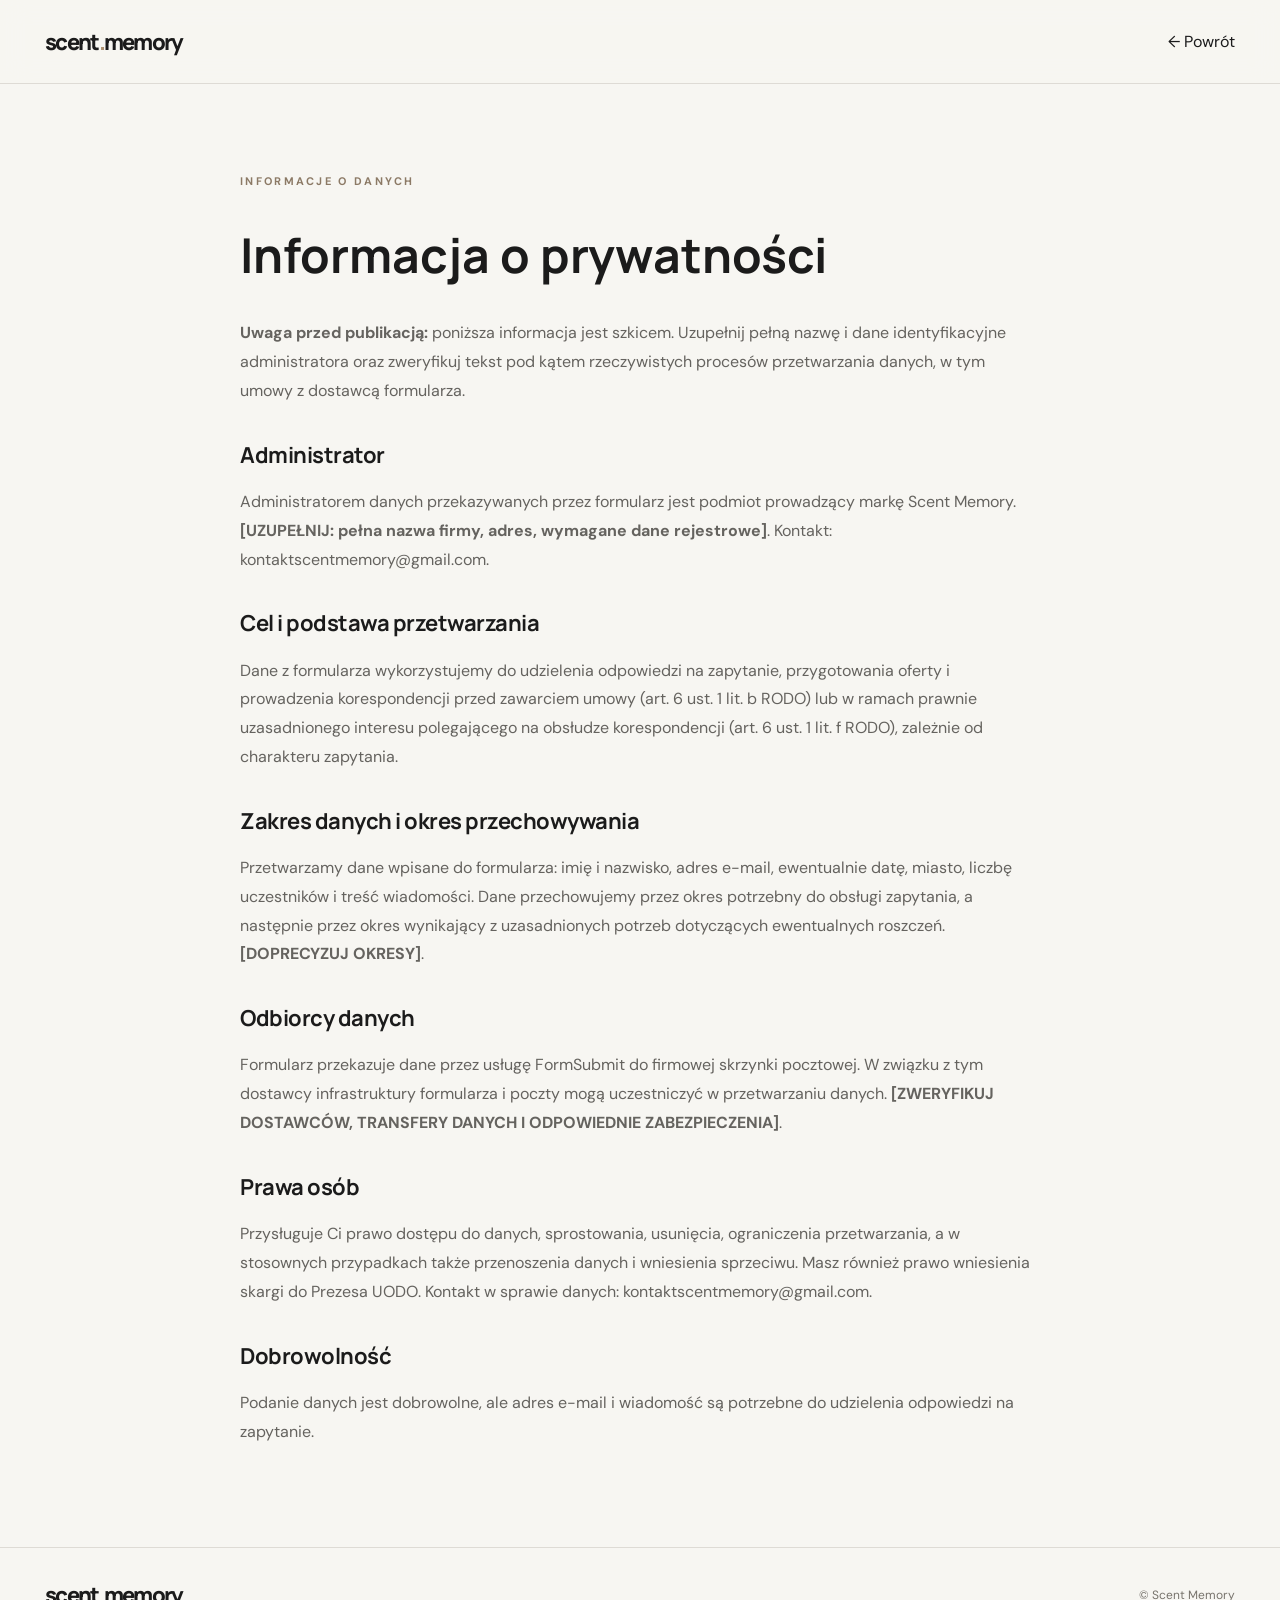
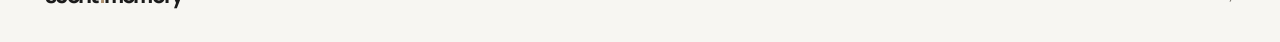
<file: prywatnosc.html>
<!doctype html><html lang="pl"><head><meta charset="utf-8"><meta name="viewport" content="width=device-width,initial-scale=1"><title>Prywatność | Scent Memory</title><link rel="stylesheet" href="style.css"><meta name="robots" content="noindex"></head><body><header class="site-header"><div class="wrap header-content"><a href="index.html" class="wordmark">scent<span class="wordmark-dot">.</span>memory</a><a href="index.html#kontakt">← Powrót</a></div></header><main class="wrap privacy-body"><span class="eyebrow">INFORMACJE O DANYCH</span><h1>Informacja o prywatności</h1><p><strong>Uwaga przed publikacją:</strong> poniższa informacja jest szkicem. Uzupełnij pełną nazwę i dane identyfikacyjne administratora oraz zweryfikuj tekst pod kątem rzeczywistych procesów przetwarzania danych, w tym umowy z dostawcą formularza.</p><h2>Administrator</h2><p>Administratorem danych przekazywanych przez formularz jest podmiot prowadzący markę Scent Memory. <strong>[UZUPEŁNIJ: pełna nazwa firmy, adres, wymagane dane rejestrowe]</strong>. Kontakt: kontaktscentmemory@gmail.com.</p><h2>Cel i podstawa przetwarzania</h2><p>Dane z formularza wykorzystujemy do udzielenia odpowiedzi na zapytanie, przygotowania oferty i prowadzenia korespondencji przed zawarciem umowy (art. 6 ust. 1 lit. b RODO) lub w ramach prawnie uzasadnionego interesu polegającego na obsłudze korespondencji (art. 6 ust. 1 lit. f RODO), zależnie od charakteru zapytania.</p><h2>Zakres danych i okres przechowywania</h2><p>Przetwarzamy dane wpisane do formularza: imię i nazwisko, adres e-mail, ewentualnie datę, miasto, liczbę uczestników i treść wiadomości. Dane przechowujemy przez okres potrzebny do obsługi zapytania, a następnie przez okres wynikający z uzasadnionych potrzeb dotyczących ewentualnych roszczeń. <strong>[DOPRECYZUJ OKRESY]</strong>.</p><h2>Odbiorcy danych</h2><p>Formularz przekazuje dane przez usługę FormSubmit do firmowej skrzynki pocztowej. W związku z tym dostawcy infrastruktury formularza i poczty mogą uczestniczyć w przetwarzaniu danych. <strong>[ZWERYFIKUJ DOSTAWCÓW, TRANSFERY DANYCH I ODPOWIEDNIE ZABEZPIECZENIA]</strong>.</p><h2>Prawa osób</h2><p>Przysługuje Ci prawo dostępu do danych, sprostowania, usunięcia, ograniczenia przetwarzania, a w stosownych przypadkach także przenoszenia danych i wniesienia sprzeciwu. Masz również prawo wniesienia skargi do Prezesa UODO. Kontakt w sprawie danych: kontaktscentmemory@gmail.com.</p><h2>Dobrowolność</h2><p>Podanie danych jest dobrowolne, ale adres e-mail i wiadomość są potrzebne do udzielenia odpowiedzi na zapytanie.</p></main><footer class="footer"><div class="wrap footer-content"><a href="index.html" class="wordmark">scent<span class="wordmark-dot">.</span>memory</a><span>© Scent Memory</span></div></footer></body></html>
</file>
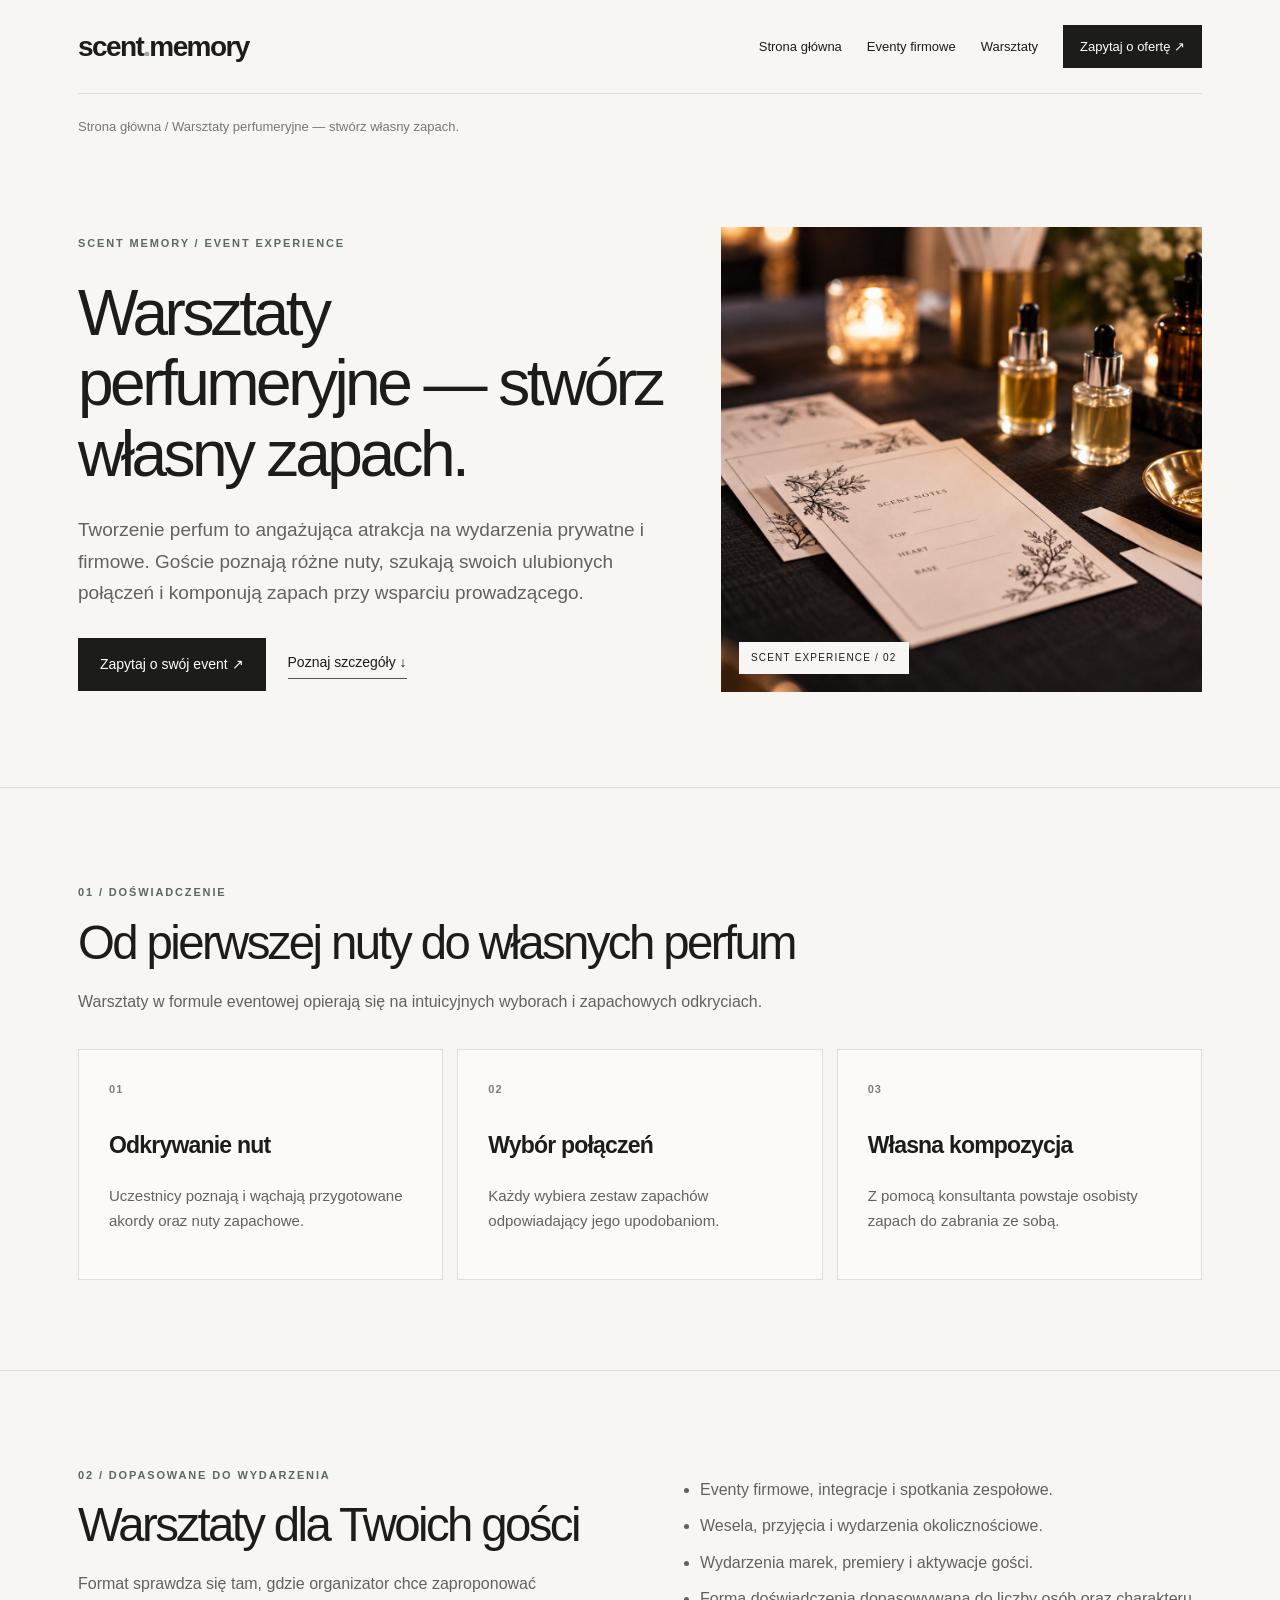
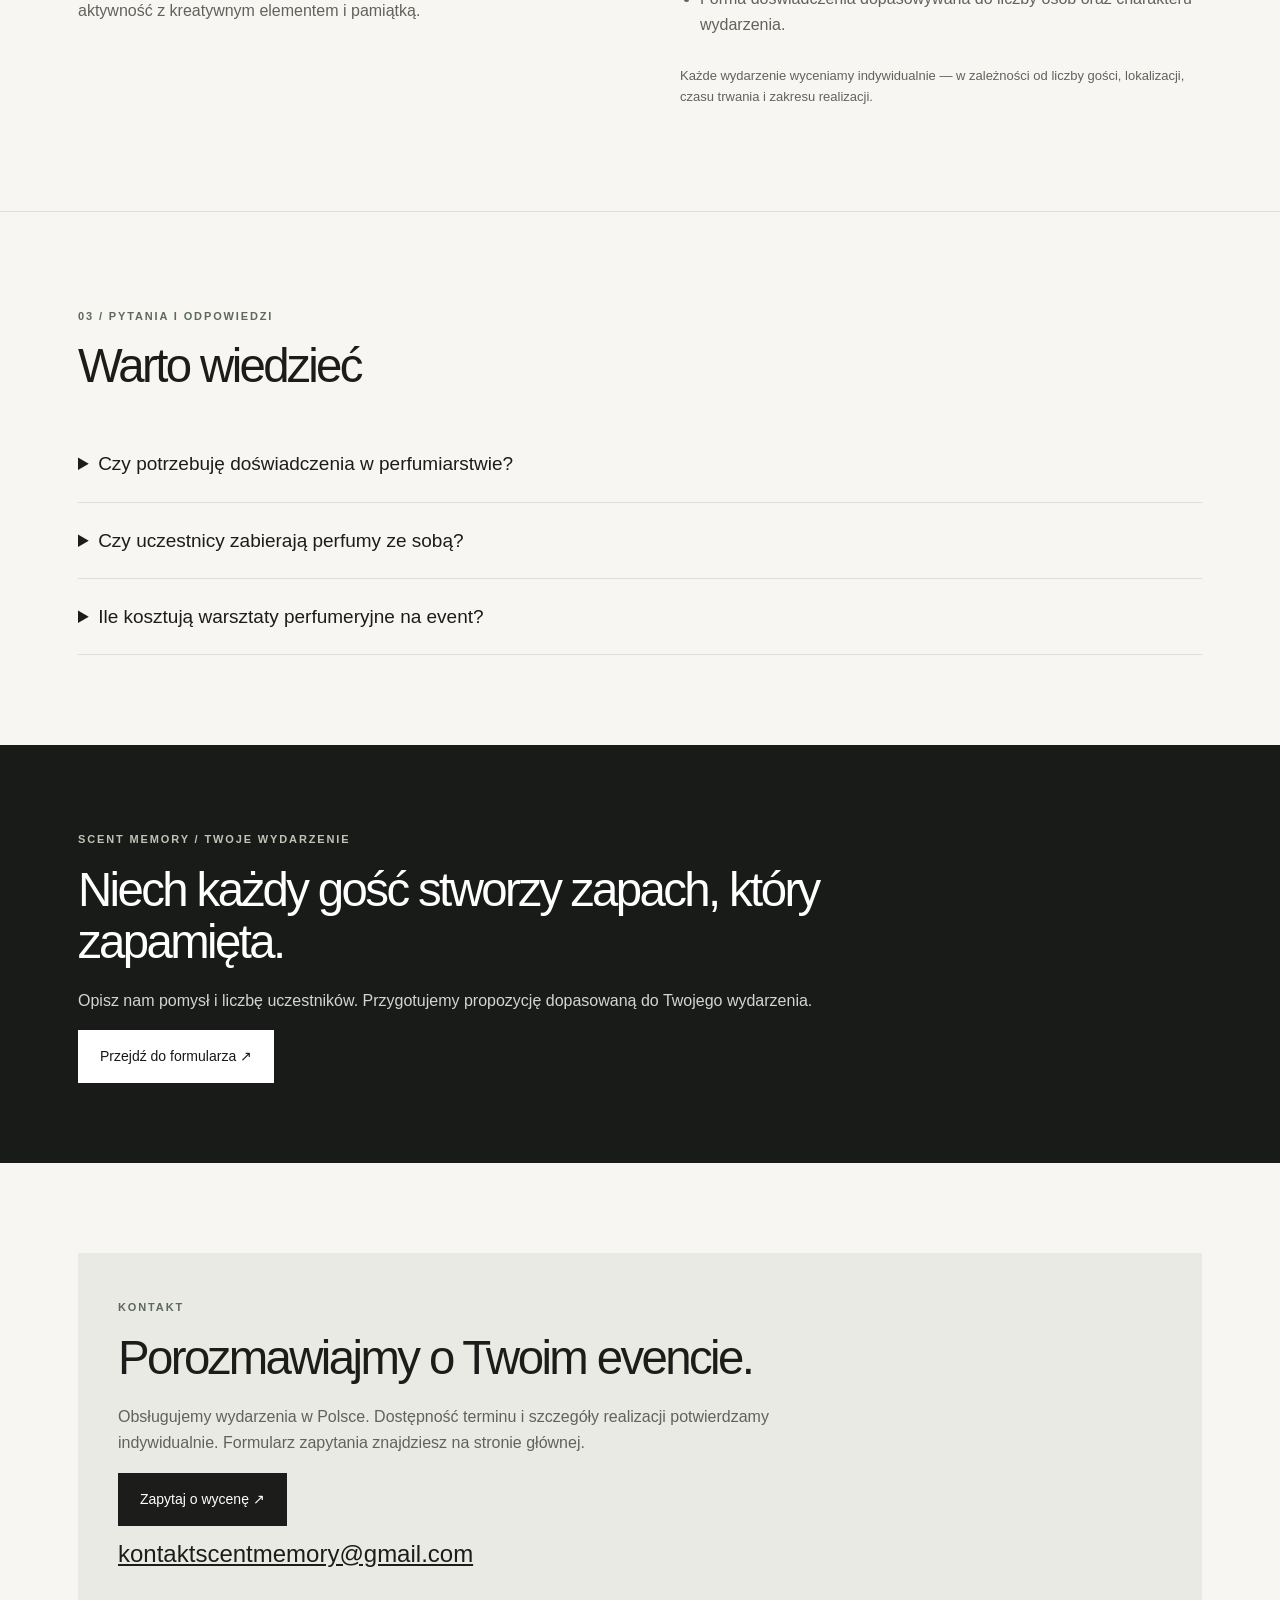
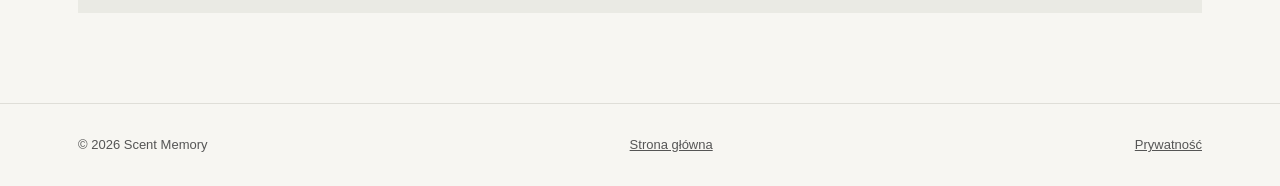
<file: warsztaty-perfumeryjne.html>
<!doctype html>
<html lang="pl">
<head>
<meta charset="utf-8">
<meta name="viewport" content="width=device-width,initial-scale=1">
<meta name="theme-color" content="#f7f6f2">
<meta name="robots" content="index, follow">
<title>Warsztaty perfumeryjne na event | Tworzenie perfum – Scent Memory</title>
<meta name="description" content="Warsztaty tworzenia perfum na eventach i przyjęciach. Poznawanie nut zapachowych, komponowanie własnych perfum i wyjątkowa pamiątka z wydarzenia. Scent Memory.">
<link rel="canonical" href="https://scentmemory.pl/warsztaty-perfumeryjne.html">
<link rel="icon" type="image/svg+xml" href="favicon.svg">
<meta property="og:type" content="website">
<meta property="og:locale" content="pl_PL">
<meta property="og:site_name" content="Scent Memory">
<meta property="og:title" content="Warsztaty perfumeryjne na event | Tworzenie perfum – Scent Memory">
<meta property="og:description" content="Warsztaty tworzenia perfum na eventach i przyjęciach. Poznawanie nut zapachowych, komponowanie własnych perfum i wyjątkowa pamiątka z wydarzenia. Scent Memory.">
<meta property="og:url" content="https://scentmemory.pl/warsztaty-perfumeryjne.html">
<style>
:root{--bg:#f7f6f2;--ink:#1c1c1b;--muted:#62625d;--line:#dfded8;--accent:#a3a897}*{box-sizing:border-box}html{scroll-behavior:smooth}body{margin:0;background:var(--bg);color:var(--ink);font-family:Arial,Helvetica,sans-serif;line-height:1.65}a{color:inherit}a:focus-visible,button:focus-visible,input:focus-visible,textarea:focus-visible{outline:3px solid #79907e;outline-offset:3px}.wrap{max-width:1180px;padding:0 28px;margin:auto}.nav{display:flex;align-items:center;justify-content:space-between;gap:22px;min-height:94px;border-bottom:1px solid var(--line)}.logo{font-size:28px;letter-spacing:-1.6px;font-weight:700;text-decoration:none;line-height:1}.logo b{color:#9eab9c}.links{display:flex;gap:25px;flex-wrap:wrap;align-items:center}.links a{text-decoration:none;font-size:13px}.links a:hover,.text-link:hover{text-decoration:underline}.links .navcta{background:#1c1c1b;color:white;padding:11px 17px}.eyebrow{letter-spacing:.17em;text-transform:uppercase;font-weight:700;font-size:11px;color:#5d695d}.hero{padding:90px 0 95px}.hero-grid{display:grid;grid-template-columns:1.1fr .9fr;gap:55px;align-items:center}h1,h2,h3,p{margin-top:0}h1,h2{letter-spacing:-.055em;line-height:1.1;font-weight:500}h1{font-size:clamp(42px,5vw,79px);margin:23px 0 25px}h2{font-size:clamp(34px,3.7vw,54px);margin:12px 0 20px}h3{font-size:23px;letter-spacing:-.035em;line-height:1.3}em{font-family:Georgia,serif;font-weight:400}p{color:var(--muted);font-size:16px}.lead{font-size:19px;max-width:580px}.buttons{display:flex;gap:22px;align-items:center;flex-wrap:wrap;margin-top:30px}.button{background:#1c1c1b;color:#fff;text-decoration:none;display:inline-flex;padding:15px 22px;font-size:14px;align-items:center;min-height:48px}.text-link{text-decoration:none;font-size:14px;border-bottom:1px solid #555;padding-bottom:4px}.photo{min-height:465px;position:relative;background:#dbdad3;overflow:hidden}.photo img{width:100%;height:100%;object-fit:cover;position:absolute;inset:0}.photo .tag{position:absolute;bottom:18px;left:18px;background:#f7f6f2;padding:8px 12px;font-size:10px;letter-spacing:.12em}.section{padding:90px 0;border-top:1px solid var(--line)}.section-head{max-width:720px;margin-bottom:34px}.cards{display:grid;grid-template-columns:repeat(3,1fr);gap:14px}.card{border:1px solid var(--line);padding:30px;background:#fbfaf7;min-height:215px}.number{font-size:11px;color:#7a8175;font-weight:700;letter-spacing:.1em;display:block;margin-bottom:33px}.card p{font-size:15px}.split{display:grid;grid-template-columns:1fr 1fr;gap:80px}.bullets{padding-left:20px;color:var(--muted)}.bullets li{padding:0 0 10px}.dark{background:#191b19;color:#fff;padding:80px 0}.dark p{color:#d4d6d1}.dark h2{max-width:780px}.dark .eyebrow{color:#bfc4b7}.dark .button{background:white;color:#171717}.faq details{border-bottom:1px solid var(--line);padding:22px 0}.faq summary{cursor:pointer;font-size:19px;font-weight:500}.faq details p{padding-top:15px;max-width:800px}.contact{padding:90px 0}.contactbox{background:#eaeae4;padding:40px}.contactbox p{max-width:700px}.mail{display:inline-block;margin-top:8px;font-size:clamp(17px,2.2vw,24px);overflow-wrap:anywhere}.footer{border-top:1px solid var(--line);padding:30px 0}.footer-row{display:flex;justify-content:space-between;gap:18px;flex-wrap:wrap;font-size:13px;color:#555}.breadcrumbs{font-size:13px;margin-top:22px;color:#777}.breadcrumbs a{text-decoration:none}.note{font-size:13px}.skip{position:absolute;left:-999px;top:0}.skip:focus{left:12px;top:12px;background:white;padding:8px;z-index:20}@media(max-width:760px){.wrap{padding:0 20px}.nav{align-items:flex-start;flex-direction:column;padding:20px 0;gap:22px}.links{gap:15px}.hero{padding:55px 0 65px}.hero-grid,.split{grid-template-columns:1fr;gap:32px}.photo{min-height:320px}.cards{grid-template-columns:1fr}.section,.contact{padding:60px 0}.contactbox{padding:25px}.card{min-height:unset}.links a{font-size:12px}}
</style>
</head>
<body>
<a class="skip" href="#main">Przejdź do treści</a>
<header class="wrap"><div class="nav"><a class="logo" href="index.html" aria-label="Scent Memory — strona główna">scent<b>.</b>memory</a><nav class="links" aria-label="Menu główne"><a href="index.html">Strona główna</a><a href="atrakcje-na-event-firmowy.html">Eventy firmowe</a><a href="warsztaty-perfumeryjne.html">Warsztaty</a><a class="navcta" href="index.html#kontakt">Zapytaj o ofertę ↗</a></nav></div><div class="breadcrumbs"><a href="index.html">Strona główna</a> / Warsztaty perfumeryjne — stwórz własny zapach.</div></header>
<main id="main">
<section class="hero"><div class="wrap hero-grid"><div><span class="eyebrow">SCENT MEMORY / EVENT EXPERIENCE</span><h1>Warsztaty perfumeryjne — stwórz własny zapach.</h1><p class="lead">Tworzenie perfum to angażująca atrakcja na wydarzenia prywatne i firmowe. Goście poznają różne nuty, szukają swoich ulubionych połączeń i komponują zapach przy wsparciu prowadzącego.</p><div class="buttons"><a class="button" href="index.html#kontakt">Zapytaj o swój event ↗</a><a class="text-link" href="#jak-to-dziala">Poznaj szczegóły ↓</a></div></div><div class="photo"><img src="images/blottery-zblizenie.jpg" alt="Detale stanowiska zapachowego Scent Memory" loading="eager"><span class="tag">SCENT EXPERIENCE / 02</span></div></div></section>
<section class="section" id="jak-to-dziala"><div class="wrap"><div class="section-head"><span class="eyebrow">01 / DOŚWIADCZENIE</span><h2>Od pierwszej nuty do własnych perfum</h2><p>Warsztaty w formule eventowej opierają się na intuicyjnych wyborach i zapachowych odkryciach.</p></div><div class="cards"><article class="card"><span class="number">01</span><h3>Odkrywanie nut</h3><p>Uczestnicy poznają i wąchają przygotowane akordy oraz nuty zapachowe.</p></article><article class="card"><span class="number">02</span><h3>Wybór połączeń</h3><p>Każdy wybiera zestaw zapachów odpowiadający jego upodobaniom.</p></article><article class="card"><span class="number">03</span><h3>Własna kompozycja</h3><p>Z pomocą konsultanta powstaje osobisty zapach do zabrania ze sobą.</p></article></div></div></section>
<section class="section"><div class="wrap split"><div><span class="eyebrow">02 / DOPASOWANE DO WYDARZENIA</span><h2>Warsztaty dla Twoich gości</h2><p>Format sprawdza się tam, gdzie organizator chce zaproponować aktywność z kreatywnym elementem i pamiątką.</p></div><div><ul class="bullets"><li>Eventy firmowe, integracje i spotkania zespołowe.</li><li>Wesela, przyjęcia i wydarzenia okolicznościowe.</li><li>Wydarzenia marek, premiery i aktywacje gości.</li><li>Forma doświadczenia dopasowywana do liczby osób oraz charakteru wydarzenia.</li></ul><p class="note">Każde wydarzenie wyceniamy indywidualnie — w zależności od liczby gości, lokalizacji, czasu trwania i zakresu realizacji.</p></div></div></section>
<section class="section"><div class="wrap"><div class="section-head"><span class="eyebrow">03 / PYTANIA I ODPOWIEDZI</span><h2>Warto wiedzieć</h2></div><div class="faq"><details><summary>Czy potrzebuję doświadczenia w perfumiarstwie?</summary><p>Nie. Uczestnicy poznają zapachy krok po kroku, a w tworzeniu kompozycji pomaga prowadzący.</p></details><details><summary>Czy uczestnicy zabierają perfumy ze sobą?</summary><p>Tak. Gotowy flakon jest elementem doświadczenia i pamiątką z wydarzenia.</p></details><details><summary>Ile kosztują warsztaty perfumeryjne na event?</summary><p>Cena zależy od liczby gości, miejsca, czasu trwania i zakresu realizacji. Wszystkie wydarzenia wyceniamy indywidualnie.</p></details></div></div></section>
<section class="dark"><div class="wrap"><span class="eyebrow">SCENT MEMORY / TWOJE WYDARZENIE</span><h2>Niech każdy gość stworzy zapach, który zapamięta.</h2><p>Opisz nam pomysł i liczbę uczestników. Przygotujemy propozycję dopasowaną do Twojego wydarzenia.</p><a class="button" href="index.html#kontakt">Przejdź do formularza ↗</a></div></section>
<section class="contact"><div class="wrap"><div class="contactbox"><span class="eyebrow">KONTAKT</span><h2>Porozmawiajmy o Twoim evencie.</h2><p>Obsługujemy wydarzenia w Polsce. Dostępność terminu i szczegóły realizacji potwierdzamy indywidualnie. Formularz zapytania znajdziesz na stronie głównej.</p><a class="button" href="index.html#kontakt">Zapytaj o wycenę ↗</a><div><a class="mail" href="mailto:kontaktscentmemory@gmail.com">kontaktscentmemory@gmail.com</a></div></div></div></section>
</main><footer class="footer"><div class="wrap footer-row"><span>© 2026 Scent Memory</span><a href="index.html">Strona główna</a><a href="prywatnosc.html">Prywatność</a></div></footer>
</body></html>
</file>
<file: style.css>
@import url('https://fonts.googleapis.com/css2?family=DM+Sans:wght@400;500;600;700&family=Manrope:wght@400;500;600;700;800&display=swap');
:root{--bg:#f7f6f2;--white:#fff;--ink:#1b1b1b;--muted:#65635f;--line:#dedbd5;--gold:#b6a58a;--soft:#e8e3da;--max:1190px}*{box-sizing:border-box}html{scroll-behavior:smooth;scroll-padding-top:90px}body{margin:0;background:var(--bg);color:var(--ink);font-family:'DM Sans',Arial,sans-serif;-webkit-font-smoothing:antialiased}a{color:inherit;text-decoration:none}img{display:block;width:100%}button,input,select,textarea{font:inherit}.wrap{width:min(calc(100% - 64px),var(--max));margin:auto}.skip{position:absolute;top:-100px;background:white;padding:10px;z-index:100}.skip:focus{top:0}.site-header{height:84px;position:sticky;top:0;z-index:20;background:#f7f6f2ed;backdrop-filter:blur(14px);border-bottom:1px solid var(--line)}.header-content,.navigation,.actions,.footer-content{display:flex;align-items:center}.header-content{height:100%;justify-content:space-between}.wordmark{font-family:Manrope,sans-serif;font-size:22px;font-weight:800;letter-spacing:-1.7px}.wordmark-dot{color:#ae9170}.navigation{gap:36px}.navigation a{font-size:13px;font-weight:600}.navigation a:hover,.text-link:hover,.offer a:hover{color:#9c7859}.nav-contact{border-bottom:1px solid var(--ink);padding-bottom:5px}.menu-toggle{display:none}.hero{padding:74px 0 86px}.hero-layout{display:grid;grid-template-columns:1fr .98fr;gap:74px;align-items:center}.eyebrow{font-size:11px;font-weight:700;letter-spacing:2.3px;color:#8c7a66;display:inline-flex;align-items:center;gap:11px}.dot{width:7px;height:7px;background:#b8a688;border-radius:50%}.hero h1,h2{font-family:Manrope,sans-serif;letter-spacing:-2.9px;line-height:1.13}.hero h1{font-size:clamp(46px,5vw,77px);font-weight:700;margin:28px 0}.hero h1 em,h2 em{font-style:normal;color:#a99478}.hero p{max-width:520px;font-size:16px;line-height:1.85;color:var(--muted)}.actions{gap:29px;flex-wrap:wrap;margin-top:32px}.button{display:inline-flex;justify-content:center;align-items:center;gap:30px;padding:17px 23px;font-weight:700;font-size:13px;border:1px solid transparent;cursor:pointer;transition:transform .2s,background .2s}.button:hover{transform:translateY(-2px)}.button-dark{background:var(--ink);color:white}.button-dark:hover{background:#3a3631}.text-link{font-size:13px;font-weight:700}.hero-footnote{margin-top:66px;padding-top:17px;border-top:1px solid var(--line);font-size:12px;color:#74716c}.hero-footnote span{margin:0 10px;color:#a99478}.hero-visual{height:565px;position:relative;overflow:hidden;background:#373536}.hero-visual img{height:100%;object-fit:cover}.photo-chip{position:absolute;bottom:22px;left:22px;background:#f7f6f2;padding:12px 16px;font-size:10px;letter-spacing:1.7px;font-weight:700}.section{padding:109px 0}.intro-section{border-top:1px solid var(--line)}.intro-layout{display:grid;grid-template-columns:1fr 1fr;gap:85px}.intro-layout h2{font-size:clamp(35px,4vw,54px);margin:21px 0}.intro-description{padding-top:13px}.intro-description p{line-height:1.9;color:var(--muted);margin:0 0 16px;font-size:15px}.section-heading{max-width:750px;margin-bottom:45px}.section-heading h2,.contact-copy h2{font-size:clamp(36px,4vw,57px);margin:19px 0}.section-heading p,.contact-copy>p{color:var(--muted);line-height:1.8;font-size:15px}.process-section{background:#efeee9}.steps{display:grid;grid-template-columns:repeat(4,1fr);gap:14px}.step{background:#f9f8f5;min-height:292px;padding:25px;border:1px solid #e5e2db}.step-index{font-size:12px;font-weight:700;color:#a18c70}.step-art{height:108px;display:flex;align-items:center;justify-content:center;font-size:52px;color:#b6a58a}.step-art-lines{font-size:90px;font-weight:100}.three-dots{font-size:27px;letter-spacing:5px}.bottle-illustration{height:58px;width:35px;border:2px solid #b6a58a;border-radius:8px 8px 5px 5px;position:relative}.bottle-illustration:before{content:'';height:13px;width:16px;border:2px solid #b6a58a;position:absolute;left:7px;top:-16px}.step h3{font-family:Manrope;font-size:16px}.step p{font-size:13px;line-height:1.7;color:var(--muted)}.offer-grid{display:grid;grid-template-columns:repeat(3,1fr);gap:16px}.offer{border:1px solid var(--line);background:white;padding:30px;min-height:285px;display:flex;flex-direction:column}.offer>span{font-size:10px;letter-spacing:2px;font-weight:700;color:#a18c70}.offer h3{font-family:Manrope;font-size:23px;margin:26px 0 10px;letter-spacing:-.7px}.offer p{font-size:14px;line-height:1.7;color:var(--muted);flex:1}.offer a{font-size:13px;font-weight:700;border-top:1px solid var(--line);padding-top:20px;margin-top:16px}.price-note{margin-top:25px;padding:20px 25px;background:#ebe7df;display:flex;gap:20px;align-items:center;justify-content:space-between}.price-note strong{font-size:14px;white-space:nowrap}.price-note span{font-size:12px;color:#69655e;max-width:590px}.detail-section{background:#efeee9}.detail-grid{display:grid;grid-template-columns:1.25fr 1fr;grid-template-rows:235px 235px;gap:16px}.detail-grid figure{margin:0;position:relative;overflow:hidden;background:#ddd}.detail-grid figure img{height:100%;object-fit:cover;transition:transform .4s}.detail-grid figure:hover img{transform:scale(1.04)}.detail-grid figure:after{content:'';position:absolute;inset:50% 0 0;background:linear-gradient(transparent,#16120e91);pointer-events:none}.detail-grid figcaption{position:absolute;bottom:19px;left:20px;z-index:1;color:white;font-weight:700;font-size:12px;letter-spacing:.3px}.detail-main{grid-row:span 2}.image-disclaimer{font-size:11px;color:#79736c;margin-top:15px}.dark-banner{background:#211f1e;color:#f5f3ef;padding:100px 0;text-align:center}.dark-banner h2{font-size:clamp(35px,4.4vw,62px);margin:23px auto 33px}.dark-banner .eyebrow{color:#c9b79d}.button-light{background:#f7f6f2;color:#211f1e}.contact-layout{display:grid;grid-template-columns:.85fr 1.15fr;gap:90px}.contact-copy p{max-width:370px}.mail-link{display:inline-block;margin:33px 0 40px;font-size:19px;font-weight:700;border-bottom:1px solid #b6a58a;padding-bottom:8px;overflow-wrap:anywhere}.contact-hint{font-size:12px!important}.form-box{background:white;border:1px solid var(--line);padding:36px}.form-box h3{font:700 24px Manrope;margin:0 0 5px}.form-box>p{color:var(--muted);font-size:13px;margin-bottom:28px}.form-row{display:grid;grid-template-columns:1fr 1fr;gap:14px}.field{margin-bottom:17px}.field label{font-size:12px;font-weight:700;display:block;margin-bottom:8px}.field input,.field textarea,.field select{width:100%;padding:13px 12px;background:#faf9f6;border:1px solid #dedbd5;color:var(--ink);border-radius:0;font-size:13px;min-height:45px}.field textarea{resize:vertical}.field :is(input,textarea,select):focus{outline:2px solid #b6a58a;outline-offset:1px}.consent{display:flex;align-items:start;gap:9px;color:#69655e;font-size:11px;line-height:1.6;margin:4px 0 20px}.consent input{margin:3px 0 0;accent-color:#211f1e}.consent a{text-decoration:underline}.submit{width:100%}.form-helper{font-size:11px;color:#79736c;line-height:1.7}.honeypot{position:absolute!important;left:-9999px!important;opacity:0!important}.footer{border-top:1px solid var(--line);padding:32px 0}.footer-content{gap:27px;justify-content:space-between}.footer-content .wordmark{margin-right:auto}.footer-content>span,.footer-content>a:not(.wordmark){font-size:12px;color:#77736c}.privacy-body{min-height:75vh;padding:85px 0;max-width:800px}.privacy-body h1{font:700 48px Manrope}.privacy-body h2{font:700 22px Manrope;letter-spacing:-.5px;margin-top:34px}.privacy-body p,.privacy-body li{color:var(--muted);line-height:1.8}
@media(max-width:950px){.hero-layout,.intro-layout,.contact-layout{gap:40px}.hero-layout{grid-template-columns:1fr 1fr}.hero-visual{height:490px}.hero h1{font-size:51px}.steps{grid-template-columns:repeat(2,1fr)}.contact-layout{grid-template-columns:1fr 1.3fr}.price-note{display:block}.price-note span{display:block;margin-top:9px}.offer h3{font-size:19px}}
@media(max-width:720px){.wrap{width:min(calc(100% - 36px),var(--max))}.site-header{height:70px}.wordmark{font-size:20px}.menu-toggle{display:block;border:0;background:transparent;font-size:13px;font-weight:700;cursor:pointer}.menu-toggle span{margin-left:7px}.navigation{display:none;position:absolute;top:69px;left:0;right:0;background:var(--bg);padding:18px;box-shadow:0 12px 22px #0001;flex-direction:column;gap:22px;align-items:stretch}.navigation.is-open{display:flex}.hero{padding:34px 0 65px}.hero-layout,.intro-layout,.contact-layout,.offer-grid{grid-template-columns:1fr}.hero-layout{gap:35px}.hero h1{font-size:clamp(42px,11vw,62px)}.hero-visual{height:390px}.hero-footnote{margin-top:40px}.section{padding:74px 0}.intro-layout{gap:5px}.intro-layout h2,.section-heading h2,.contact-copy h2{letter-spacing:-1.8px}.steps{grid-template-columns:1fr 1fr}.step{min-height:260px;padding:17px}.step-art{height:90px}.detail-grid{grid-template-columns:1fr 1fr;grid-template-rows:230px 185px}.detail-main{grid-column:span 2;grid-row:auto}.detail-grid figure figcaption{font-size:10px}.contact-layout{gap:28px}.form-box{padding:22px}.footer-content{flex-wrap:wrap}.footer-content .wordmark{flex-basis:100%}.mail-link{font-size:16px}}
@media(max-width:430px){.steps{grid-template-columns:1fr}.step{min-height:220px}.form-row{grid-template-columns:1fr;gap:0}.hero-visual{height:310px}.actions{gap:20px}.hero-footnote{line-height:2}.offer{min-height:260px}}
</file>
